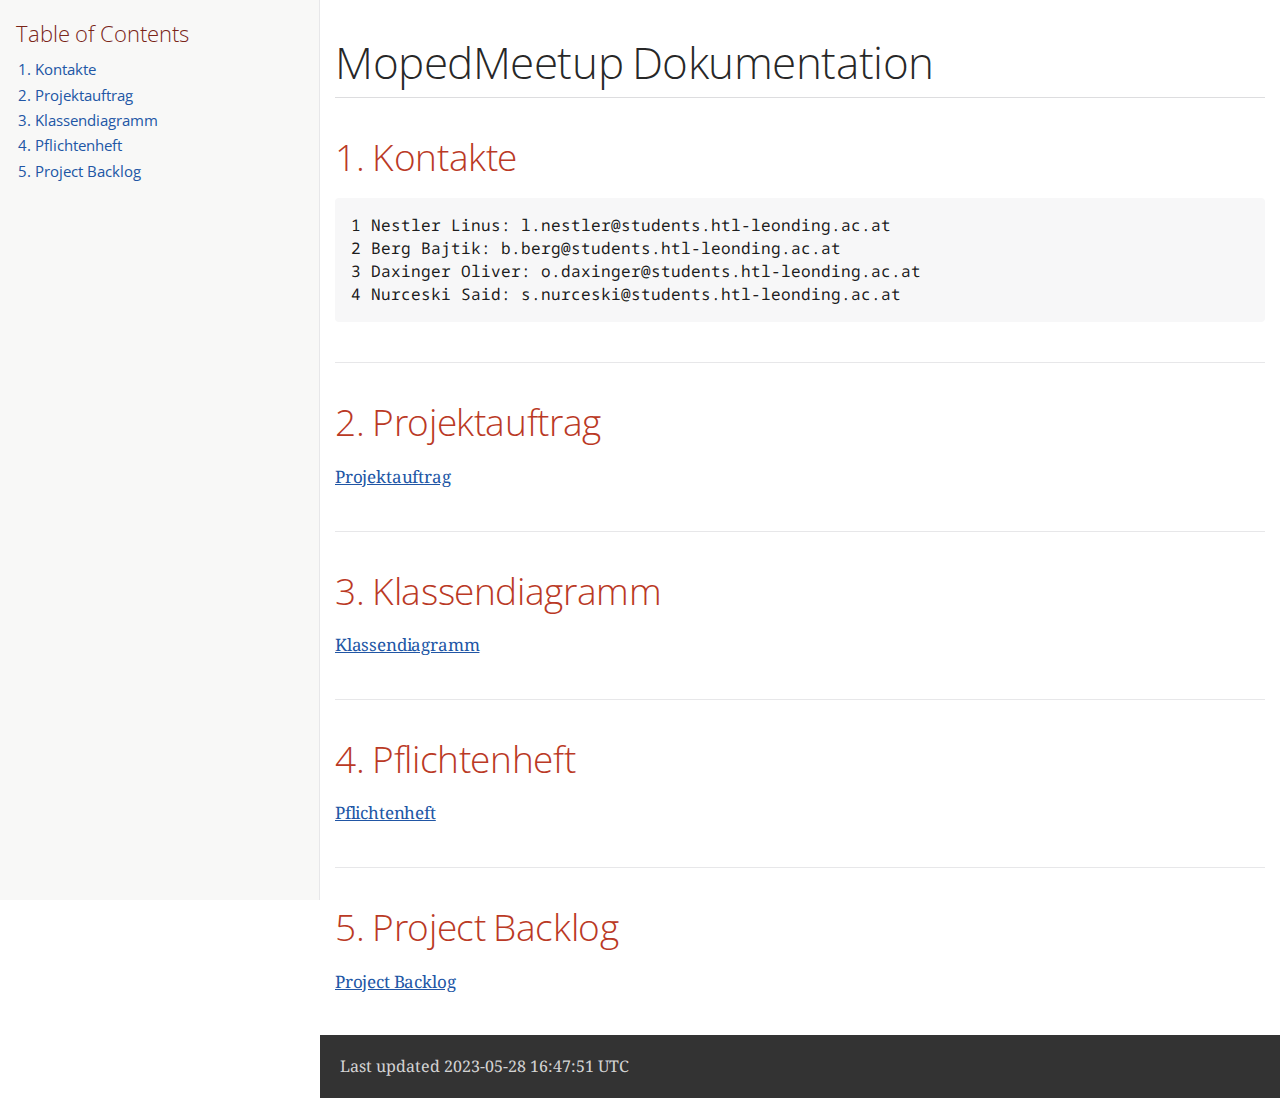
<file: index.html>
<!DOCTYPE html>
<html lang="en">
<head>
<meta charset="UTF-8">
<meta http-equiv="X-UA-Compatible" content="IE=edge">
<meta name="viewport" content="width=device-width, initial-scale=1.0">
<meta name="generator" content="Asciidoctor 2.0.20">
<link rel="icon" type="image/png" href="themes/favicon.png">
<title>MopedMeetup Dokumentation</title>
<link rel="stylesheet" href="https://fonts.googleapis.com/css?family=Open+Sans:300,300italic,400,400italic,600,600italic%7CNoto+Serif:400,400italic,700,700italic%7CDroid+Sans+Mono:400,700">
<style>
/*! Asciidoctor default stylesheet | MIT License | https://asciidoctor.org */
/* Uncomment the following line when using as a custom stylesheet */
/* @import "https://fonts.googleapis.com/css?family=Open+Sans:300,300italic,400,400italic,600,600italic%7CNoto+Serif:400,400italic,700,700italic%7CDroid+Sans+Mono:400,700"; */
html{font-family:sans-serif;-webkit-text-size-adjust:100%}
a{background:none}
a:focus{outline:thin dotted}
a:active,a:hover{outline:0}
h1{font-size:2em;margin:.67em 0}
b,strong{font-weight:bold}
abbr{font-size:.9em}
abbr[title]{cursor:help;border-bottom:1px dotted #dddddf;text-decoration:none}
dfn{font-style:italic}
hr{height:0}
mark{background:#ff0;color:#000}
code,kbd,pre,samp{font-family:monospace;font-size:1em}
pre{white-space:pre-wrap}
q{quotes:"\201C" "\201D" "\2018" "\2019"}
small{font-size:80%}
sub,sup{font-size:75%;line-height:0;position:relative;vertical-align:baseline}
sup{top:-.5em}
sub{bottom:-.25em}
img{border:0}
svg:not(:root){overflow:hidden}
figure{margin:0}
audio,video{display:inline-block}
audio:not([controls]){display:none;height:0}
fieldset{border:1px solid silver;margin:0 2px;padding:.35em .625em .75em}
legend{border:0;padding:0}
button,input,select,textarea{font-family:inherit;font-size:100%;margin:0}
button,input{line-height:normal}
button,select{text-transform:none}
button,html input[type=button],input[type=reset],input[type=submit]{-webkit-appearance:button;cursor:pointer}
button[disabled],html input[disabled]{cursor:default}
input[type=checkbox],input[type=radio]{padding:0}
button::-moz-focus-inner,input::-moz-focus-inner{border:0;padding:0}
textarea{overflow:auto;vertical-align:top}
table{border-collapse:collapse;border-spacing:0}
*,::before,::after{box-sizing:border-box}
html,body{font-size:100%}
body{background:#fff;color:rgba(0,0,0,.8);padding:0;margin:0;font-family:"Noto Serif","DejaVu Serif",serif;line-height:1;position:relative;cursor:auto;-moz-tab-size:4;-o-tab-size:4;tab-size:4;word-wrap:anywhere;-moz-osx-font-smoothing:grayscale;-webkit-font-smoothing:antialiased}
a:hover{cursor:pointer}
img,object,embed{max-width:100%;height:auto}
object,embed{height:100%}
img{-ms-interpolation-mode:bicubic}
.left{float:left!important}
.right{float:right!important}
.text-left{text-align:left!important}
.text-right{text-align:right!important}
.text-center{text-align:center!important}
.text-justify{text-align:justify!important}
.hide{display:none}
img,object,svg{display:inline-block;vertical-align:middle}
textarea{height:auto;min-height:50px}
select{width:100%}
.subheader,.admonitionblock td.content>.title,.audioblock>.title,.exampleblock>.title,.imageblock>.title,.listingblock>.title,.literalblock>.title,.stemblock>.title,.openblock>.title,.paragraph>.title,.quoteblock>.title,table.tableblock>.title,.verseblock>.title,.videoblock>.title,.dlist>.title,.olist>.title,.ulist>.title,.qlist>.title,.hdlist>.title{line-height:1.45;color:#7a2518;font-weight:400;margin-top:0;margin-bottom:.25em}
div,dl,dt,dd,ul,ol,li,h1,h2,h3,#toctitle,.sidebarblock>.content>.title,h4,h5,h6,pre,form,p,blockquote,th,td{margin:0;padding:0}
a{color:#2156a5;text-decoration:underline;line-height:inherit}
a:hover,a:focus{color:#1d4b8f}
a img{border:0}
p{line-height:1.6;margin-bottom:1.25em;text-rendering:optimizeLegibility}
p aside{font-size:.875em;line-height:1.35;font-style:italic}
h1,h2,h3,#toctitle,.sidebarblock>.content>.title,h4,h5,h6{font-family:"Open Sans","DejaVu Sans",sans-serif;font-weight:300;font-style:normal;color:#ba3925;text-rendering:optimizeLegibility;margin-top:1em;margin-bottom:.5em;line-height:1.0125em}
h1 small,h2 small,h3 small,#toctitle small,.sidebarblock>.content>.title small,h4 small,h5 small,h6 small{font-size:60%;color:#e99b8f;line-height:0}
h1{font-size:2.125em}
h2{font-size:1.6875em}
h3,#toctitle,.sidebarblock>.content>.title{font-size:1.375em}
h4,h5{font-size:1.125em}
h6{font-size:1em}
hr{border:solid #dddddf;border-width:1px 0 0;clear:both;margin:1.25em 0 1.1875em}
em,i{font-style:italic;line-height:inherit}
strong,b{font-weight:bold;line-height:inherit}
small{font-size:60%;line-height:inherit}
code{font-family:"Droid Sans Mono","DejaVu Sans Mono",monospace;font-weight:400;color:rgba(0,0,0,.9)}
ul,ol,dl{line-height:1.6;margin-bottom:1.25em;list-style-position:outside;font-family:inherit}
ul,ol{margin-left:1.5em}
ul li ul,ul li ol{margin-left:1.25em;margin-bottom:0}
ul.circle{list-style-type:circle}
ul.disc{list-style-type:disc}
ul.square{list-style-type:square}
ul.circle ul:not([class]),ul.disc ul:not([class]),ul.square ul:not([class]){list-style:inherit}
ol li ul,ol li ol{margin-left:1.25em;margin-bottom:0}
dl dt{margin-bottom:.3125em;font-weight:bold}
dl dd{margin-bottom:1.25em}
blockquote{margin:0 0 1.25em;padding:.5625em 1.25em 0 1.1875em;border-left:1px solid #ddd}
blockquote,blockquote p{line-height:1.6;color:rgba(0,0,0,.85)}
@media screen and (min-width:768px){h1,h2,h3,#toctitle,.sidebarblock>.content>.title,h4,h5,h6{line-height:1.2}
h1{font-size:2.75em}
h2{font-size:2.3125em}
h3,#toctitle,.sidebarblock>.content>.title{font-size:1.6875em}
h4{font-size:1.4375em}}
table{background:#fff;margin-bottom:1.25em;border:1px solid #dedede;word-wrap:normal}
table thead,table tfoot{background:#f7f8f7}
table thead tr th,table thead tr td,table tfoot tr th,table tfoot tr td{padding:.5em .625em .625em;font-size:inherit;color:rgba(0,0,0,.8);text-align:left}
table tr th,table tr td{padding:.5625em .625em;font-size:inherit;color:rgba(0,0,0,.8)}
table tr.even,table tr.alt{background:#f8f8f7}
table thead tr th,table tfoot tr th,table tbody tr td,table tr td,table tfoot tr td{line-height:1.6}
h1,h2,h3,#toctitle,.sidebarblock>.content>.title,h4,h5,h6{line-height:1.2;word-spacing:-.05em}
h1 strong,h2 strong,h3 strong,#toctitle strong,.sidebarblock>.content>.title strong,h4 strong,h5 strong,h6 strong{font-weight:400}
.center{margin-left:auto;margin-right:auto}
.stretch{width:100%}
.clearfix::before,.clearfix::after,.float-group::before,.float-group::after{content:" ";display:table}
.clearfix::after,.float-group::after{clear:both}
:not(pre).nobreak{word-wrap:normal}
:not(pre).nowrap{white-space:nowrap}
:not(pre).pre-wrap{white-space:pre-wrap}
:not(pre):not([class^=L])>code{font-size:.9375em;font-style:normal!important;letter-spacing:0;padding:.1em .5ex;word-spacing:-.15em;background:#f7f7f8;border-radius:4px;line-height:1.45;text-rendering:optimizeSpeed}
pre{color:rgba(0,0,0,.9);font-family:"Droid Sans Mono","DejaVu Sans Mono",monospace;line-height:1.45;text-rendering:optimizeSpeed}
pre code,pre pre{color:inherit;font-size:inherit;line-height:inherit}
pre>code{display:block}
pre.nowrap,pre.nowrap pre{white-space:pre;word-wrap:normal}
em em{font-style:normal}
strong strong{font-weight:400}
.keyseq{color:rgba(51,51,51,.8)}
kbd{font-family:"Droid Sans Mono","DejaVu Sans Mono",monospace;display:inline-block;color:rgba(0,0,0,.8);font-size:.65em;line-height:1.45;background:#f7f7f7;border:1px solid #ccc;border-radius:3px;box-shadow:0 1px 0 rgba(0,0,0,.2),inset 0 0 0 .1em #fff;margin:0 .15em;padding:.2em .5em;vertical-align:middle;position:relative;top:-.1em;white-space:nowrap}
.keyseq kbd:first-child{margin-left:0}
.keyseq kbd:last-child{margin-right:0}
.menuseq,.menuref{color:#000}
.menuseq b:not(.caret),.menuref{font-weight:inherit}
.menuseq{word-spacing:-.02em}
.menuseq b.caret{font-size:1.25em;line-height:.8}
.menuseq i.caret{font-weight:bold;text-align:center;width:.45em}
b.button::before,b.button::after{position:relative;top:-1px;font-weight:400}
b.button::before{content:"[";padding:0 3px 0 2px}
b.button::after{content:"]";padding:0 2px 0 3px}
p a>code:hover{color:rgba(0,0,0,.9)}
#header,#content,#footnotes,#footer{width:100%;margin:0 auto;max-width:62.5em;*zoom:1;position:relative;padding-left:.9375em;padding-right:.9375em}
#header::before,#header::after,#content::before,#content::after,#footnotes::before,#footnotes::after,#footer::before,#footer::after{content:" ";display:table}
#header::after,#content::after,#footnotes::after,#footer::after{clear:both}
#content{margin-top:1.25em}
#content::before{content:none}
#header>h1:first-child{color:rgba(0,0,0,.85);margin-top:2.25rem;margin-bottom:0}
#header>h1:first-child+#toc{margin-top:8px;border-top:1px solid #dddddf}
#header>h1:only-child,body.toc2 #header>h1:nth-last-child(2){border-bottom:1px solid #dddddf;padding-bottom:8px}
#header .details{border-bottom:1px solid #dddddf;line-height:1.45;padding-top:.25em;padding-bottom:.25em;padding-left:.25em;color:rgba(0,0,0,.6);display:flex;flex-flow:row wrap}
#header .details span:first-child{margin-left:-.125em}
#header .details span.email a{color:rgba(0,0,0,.85)}
#header .details br{display:none}
#header .details br+span::before{content:"\00a0\2013\00a0"}
#header .details br+span.author::before{content:"\00a0\22c5\00a0";color:rgba(0,0,0,.85)}
#header .details br+span#revremark::before{content:"\00a0|\00a0"}
#header #revnumber{text-transform:capitalize}
#header #revnumber::after{content:"\00a0"}
#content>h1:first-child:not([class]){color:rgba(0,0,0,.85);border-bottom:1px solid #dddddf;padding-bottom:8px;margin-top:0;padding-top:1rem;margin-bottom:1.25rem}
#toc{border-bottom:1px solid #e7e7e9;padding-bottom:.5em}
#toc>ul{margin-left:.125em}
#toc ul.sectlevel0>li>a{font-style:italic}
#toc ul.sectlevel0 ul.sectlevel1{margin:.5em 0}
#toc ul{font-family:"Open Sans","DejaVu Sans",sans-serif;list-style-type:none}
#toc li{line-height:1.3334;margin-top:.3334em}
#toc a{text-decoration:none}
#toc a:active{text-decoration:underline}
#toctitle{color:#7a2518;font-size:1.2em}
@media screen and (min-width:768px){#toctitle{font-size:1.375em}
body.toc2{padding-left:15em;padding-right:0}
#toc.toc2{margin-top:0!important;background:#f8f8f7;position:fixed;width:15em;left:0;top:0;border-right:1px solid #e7e7e9;border-top-width:0!important;border-bottom-width:0!important;z-index:1000;padding:1.25em 1em;height:100%;overflow:auto}
#toc.toc2 #toctitle{margin-top:0;margin-bottom:.8rem;font-size:1.2em}
#toc.toc2>ul{font-size:.9em;margin-bottom:0}
#toc.toc2 ul ul{margin-left:0;padding-left:1em}
#toc.toc2 ul.sectlevel0 ul.sectlevel1{padding-left:0;margin-top:.5em;margin-bottom:.5em}
body.toc2.toc-right{padding-left:0;padding-right:15em}
body.toc2.toc-right #toc.toc2{border-right-width:0;border-left:1px solid #e7e7e9;left:auto;right:0}}
@media screen and (min-width:1280px){body.toc2{padding-left:20em;padding-right:0}
#toc.toc2{width:20em}
#toc.toc2 #toctitle{font-size:1.375em}
#toc.toc2>ul{font-size:.95em}
#toc.toc2 ul ul{padding-left:1.25em}
body.toc2.toc-right{padding-left:0;padding-right:20em}}
#content #toc{border:1px solid #e0e0dc;margin-bottom:1.25em;padding:1.25em;background:#f8f8f7;border-radius:4px}
#content #toc>:first-child{margin-top:0}
#content #toc>:last-child{margin-bottom:0}
#footer{max-width:none;background:rgba(0,0,0,.8);padding:1.25em}
#footer-text{color:hsla(0,0%,100%,.8);line-height:1.44}
#content{margin-bottom:.625em}
.sect1{padding-bottom:.625em}
@media screen and (min-width:768px){#content{margin-bottom:1.25em}
.sect1{padding-bottom:1.25em}}
.sect1:last-child{padding-bottom:0}
.sect1+.sect1{border-top:1px solid #e7e7e9}
#content h1>a.anchor,h2>a.anchor,h3>a.anchor,#toctitle>a.anchor,.sidebarblock>.content>.title>a.anchor,h4>a.anchor,h5>a.anchor,h6>a.anchor{position:absolute;z-index:1001;width:1.5ex;margin-left:-1.5ex;display:block;text-decoration:none!important;visibility:hidden;text-align:center;font-weight:400}
#content h1>a.anchor::before,h2>a.anchor::before,h3>a.anchor::before,#toctitle>a.anchor::before,.sidebarblock>.content>.title>a.anchor::before,h4>a.anchor::before,h5>a.anchor::before,h6>a.anchor::before{content:"\00A7";font-size:.85em;display:block;padding-top:.1em}
#content h1:hover>a.anchor,#content h1>a.anchor:hover,h2:hover>a.anchor,h2>a.anchor:hover,h3:hover>a.anchor,#toctitle:hover>a.anchor,.sidebarblock>.content>.title:hover>a.anchor,h3>a.anchor:hover,#toctitle>a.anchor:hover,.sidebarblock>.content>.title>a.anchor:hover,h4:hover>a.anchor,h4>a.anchor:hover,h5:hover>a.anchor,h5>a.anchor:hover,h6:hover>a.anchor,h6>a.anchor:hover{visibility:visible}
#content h1>a.link,h2>a.link,h3>a.link,#toctitle>a.link,.sidebarblock>.content>.title>a.link,h4>a.link,h5>a.link,h6>a.link{color:#ba3925;text-decoration:none}
#content h1>a.link:hover,h2>a.link:hover,h3>a.link:hover,#toctitle>a.link:hover,.sidebarblock>.content>.title>a.link:hover,h4>a.link:hover,h5>a.link:hover,h6>a.link:hover{color:#a53221}
details,.audioblock,.imageblock,.literalblock,.listingblock,.stemblock,.videoblock{margin-bottom:1.25em}
details{margin-left:1.25rem}
details>summary{cursor:pointer;display:block;position:relative;line-height:1.6;margin-bottom:.625rem;outline:none;-webkit-tap-highlight-color:transparent}
details>summary::-webkit-details-marker{display:none}
details>summary::before{content:"";border:solid transparent;border-left:solid;border-width:.3em 0 .3em .5em;position:absolute;top:.5em;left:-1.25rem;transform:translateX(15%)}
details[open]>summary::before{border:solid transparent;border-top:solid;border-width:.5em .3em 0;transform:translateY(15%)}
details>summary::after{content:"";width:1.25rem;height:1em;position:absolute;top:.3em;left:-1.25rem}
.admonitionblock td.content>.title,.audioblock>.title,.exampleblock>.title,.imageblock>.title,.listingblock>.title,.literalblock>.title,.stemblock>.title,.openblock>.title,.paragraph>.title,.quoteblock>.title,table.tableblock>.title,.verseblock>.title,.videoblock>.title,.dlist>.title,.olist>.title,.ulist>.title,.qlist>.title,.hdlist>.title{text-rendering:optimizeLegibility;text-align:left;font-family:"Noto Serif","DejaVu Serif",serif;font-size:1rem;font-style:italic}
table.tableblock.fit-content>caption.title{white-space:nowrap;width:0}
.paragraph.lead>p,#preamble>.sectionbody>[class=paragraph]:first-of-type p{font-size:1.21875em;line-height:1.6;color:rgba(0,0,0,.85)}
.admonitionblock>table{border-collapse:separate;border:0;background:none;width:100%}
.admonitionblock>table td.icon{text-align:center;width:80px}
.admonitionblock>table td.icon img{max-width:none}
.admonitionblock>table td.icon .title{font-weight:bold;font-family:"Open Sans","DejaVu Sans",sans-serif;text-transform:uppercase}
.admonitionblock>table td.content{padding-left:1.125em;padding-right:1.25em;border-left:1px solid #dddddf;color:rgba(0,0,0,.6);word-wrap:anywhere}
.admonitionblock>table td.content>:last-child>:last-child{margin-bottom:0}
.exampleblock>.content{border:1px solid #e6e6e6;margin-bottom:1.25em;padding:1.25em;background:#fff;border-radius:4px}
.sidebarblock{border:1px solid #dbdbd6;margin-bottom:1.25em;padding:1.25em;background:#f3f3f2;border-radius:4px}
.sidebarblock>.content>.title{color:#7a2518;margin-top:0;text-align:center}
.exampleblock>.content>:first-child,.sidebarblock>.content>:first-child{margin-top:0}
.exampleblock>.content>:last-child,.exampleblock>.content>:last-child>:last-child,.exampleblock>.content .olist>ol>li:last-child>:last-child,.exampleblock>.content .ulist>ul>li:last-child>:last-child,.exampleblock>.content .qlist>ol>li:last-child>:last-child,.sidebarblock>.content>:last-child,.sidebarblock>.content>:last-child>:last-child,.sidebarblock>.content .olist>ol>li:last-child>:last-child,.sidebarblock>.content .ulist>ul>li:last-child>:last-child,.sidebarblock>.content .qlist>ol>li:last-child>:last-child{margin-bottom:0}
.literalblock pre,.listingblock>.content>pre{border-radius:4px;overflow-x:auto;padding:1em;font-size:.8125em}
@media screen and (min-width:768px){.literalblock pre,.listingblock>.content>pre{font-size:.90625em}}
@media screen and (min-width:1280px){.literalblock pre,.listingblock>.content>pre{font-size:1em}}
.literalblock pre,.listingblock>.content>pre:not(.highlight),.listingblock>.content>pre[class=highlight],.listingblock>.content>pre[class^="highlight "]{background:#f7f7f8}
.literalblock.output pre{color:#f7f7f8;background:rgba(0,0,0,.9)}
.listingblock>.content{position:relative}
.listingblock code[data-lang]::before{display:none;content:attr(data-lang);position:absolute;font-size:.75em;top:.425rem;right:.5rem;line-height:1;text-transform:uppercase;color:inherit;opacity:.5}
.listingblock:hover code[data-lang]::before{display:block}
.listingblock.terminal pre .command::before{content:attr(data-prompt);padding-right:.5em;color:inherit;opacity:.5}
.listingblock.terminal pre .command:not([data-prompt])::before{content:"$"}
.listingblock pre.highlightjs{padding:0}
.listingblock pre.highlightjs>code{padding:1em;border-radius:4px}
.listingblock pre.prettyprint{border-width:0}
.prettyprint{background:#f7f7f8}
pre.prettyprint .linenums{line-height:1.45;margin-left:2em}
pre.prettyprint li{background:none;list-style-type:inherit;padding-left:0}
pre.prettyprint li code[data-lang]::before{opacity:1}
pre.prettyprint li:not(:first-child) code[data-lang]::before{display:none}
table.linenotable{border-collapse:separate;border:0;margin-bottom:0;background:none}
table.linenotable td[class]{color:inherit;vertical-align:top;padding:0;line-height:inherit;white-space:normal}
table.linenotable td.code{padding-left:.75em}
table.linenotable td.linenos,pre.pygments .linenos{border-right:1px solid;opacity:.35;padding-right:.5em;-webkit-user-select:none;-moz-user-select:none;-ms-user-select:none;user-select:none}
pre.pygments span.linenos{display:inline-block;margin-right:.75em}
.quoteblock{margin:0 1em 1.25em 1.5em;display:table}
.quoteblock:not(.excerpt)>.title{margin-left:-1.5em;margin-bottom:.75em}
.quoteblock blockquote,.quoteblock p{color:rgba(0,0,0,.85);font-size:1.15rem;line-height:1.75;word-spacing:.1em;letter-spacing:0;font-style:italic;text-align:justify}
.quoteblock blockquote{margin:0;padding:0;border:0}
.quoteblock blockquote::before{content:"\201c";float:left;font-size:2.75em;font-weight:bold;line-height:.6em;margin-left:-.6em;color:#7a2518;text-shadow:0 1px 2px rgba(0,0,0,.1)}
.quoteblock blockquote>.paragraph:last-child p{margin-bottom:0}
.quoteblock .attribution{margin-top:.75em;margin-right:.5ex;text-align:right}
.verseblock{margin:0 1em 1.25em}
.verseblock pre{font-family:"Open Sans","DejaVu Sans",sans-serif;font-size:1.15rem;color:rgba(0,0,0,.85);font-weight:300;text-rendering:optimizeLegibility}
.verseblock pre strong{font-weight:400}
.verseblock .attribution{margin-top:1.25rem;margin-left:.5ex}
.quoteblock .attribution,.verseblock .attribution{font-size:.9375em;line-height:1.45;font-style:italic}
.quoteblock .attribution br,.verseblock .attribution br{display:none}
.quoteblock .attribution cite,.verseblock .attribution cite{display:block;letter-spacing:-.025em;color:rgba(0,0,0,.6)}
.quoteblock.abstract blockquote::before,.quoteblock.excerpt blockquote::before,.quoteblock .quoteblock blockquote::before{display:none}
.quoteblock.abstract blockquote,.quoteblock.abstract p,.quoteblock.excerpt blockquote,.quoteblock.excerpt p,.quoteblock .quoteblock blockquote,.quoteblock .quoteblock p{line-height:1.6;word-spacing:0}
.quoteblock.abstract{margin:0 1em 1.25em;display:block}
.quoteblock.abstract>.title{margin:0 0 .375em;font-size:1.15em;text-align:center}
.quoteblock.excerpt>blockquote,.quoteblock .quoteblock{padding:0 0 .25em 1em;border-left:.25em solid #dddddf}
.quoteblock.excerpt,.quoteblock .quoteblock{margin-left:0}
.quoteblock.excerpt blockquote,.quoteblock.excerpt p,.quoteblock .quoteblock blockquote,.quoteblock .quoteblock p{color:inherit;font-size:1.0625rem}
.quoteblock.excerpt .attribution,.quoteblock .quoteblock .attribution{color:inherit;font-size:.85rem;text-align:left;margin-right:0}
p.tableblock:last-child{margin-bottom:0}
td.tableblock>.content{margin-bottom:1.25em;word-wrap:anywhere}
td.tableblock>.content>:last-child{margin-bottom:-1.25em}
table.tableblock,th.tableblock,td.tableblock{border:0 solid #dedede}
table.grid-all>*>tr>*{border-width:1px}
table.grid-cols>*>tr>*{border-width:0 1px}
table.grid-rows>*>tr>*{border-width:1px 0}
table.frame-all{border-width:1px}
table.frame-ends{border-width:1px 0}
table.frame-sides{border-width:0 1px}
table.frame-none>colgroup+*>:first-child>*,table.frame-sides>colgroup+*>:first-child>*{border-top-width:0}
table.frame-none>:last-child>:last-child>*,table.frame-sides>:last-child>:last-child>*{border-bottom-width:0}
table.frame-none>*>tr>:first-child,table.frame-ends>*>tr>:first-child{border-left-width:0}
table.frame-none>*>tr>:last-child,table.frame-ends>*>tr>:last-child{border-right-width:0}
table.stripes-all>*>tr,table.stripes-odd>*>tr:nth-of-type(odd),table.stripes-even>*>tr:nth-of-type(even),table.stripes-hover>*>tr:hover{background:#f8f8f7}
th.halign-left,td.halign-left{text-align:left}
th.halign-right,td.halign-right{text-align:right}
th.halign-center,td.halign-center{text-align:center}
th.valign-top,td.valign-top{vertical-align:top}
th.valign-bottom,td.valign-bottom{vertical-align:bottom}
th.valign-middle,td.valign-middle{vertical-align:middle}
table thead th,table tfoot th{font-weight:bold}
tbody tr th{background:#f7f8f7}
tbody tr th,tbody tr th p,tfoot tr th,tfoot tr th p{color:rgba(0,0,0,.8);font-weight:bold}
p.tableblock>code:only-child{background:none;padding:0}
p.tableblock{font-size:1em}
ol{margin-left:1.75em}
ul li ol{margin-left:1.5em}
dl dd{margin-left:1.125em}
dl dd:last-child,dl dd:last-child>:last-child{margin-bottom:0}
li p,ul dd,ol dd,.olist .olist,.ulist .ulist,.ulist .olist,.olist .ulist{margin-bottom:.625em}
ul.checklist,ul.none,ol.none,ul.no-bullet,ol.no-bullet,ol.unnumbered,ul.unstyled,ol.unstyled{list-style-type:none}
ul.no-bullet,ol.no-bullet,ol.unnumbered{margin-left:.625em}
ul.unstyled,ol.unstyled{margin-left:0}
li>p:empty:only-child::before{content:"";display:inline-block}
ul.checklist>li>p:first-child{margin-left:-1em}
ul.checklist>li>p:first-child>.fa-square-o:first-child,ul.checklist>li>p:first-child>.fa-check-square-o:first-child{width:1.25em;font-size:.8em;position:relative;bottom:.125em}
ul.checklist>li>p:first-child>input[type=checkbox]:first-child{margin-right:.25em}
ul.inline{display:flex;flex-flow:row wrap;list-style:none;margin:0 0 .625em -1.25em}
ul.inline>li{margin-left:1.25em}
.unstyled dl dt{font-weight:400;font-style:normal}
ol.arabic{list-style-type:decimal}
ol.decimal{list-style-type:decimal-leading-zero}
ol.loweralpha{list-style-type:lower-alpha}
ol.upperalpha{list-style-type:upper-alpha}
ol.lowerroman{list-style-type:lower-roman}
ol.upperroman{list-style-type:upper-roman}
ol.lowergreek{list-style-type:lower-greek}
.hdlist>table,.colist>table{border:0;background:none}
.hdlist>table>tbody>tr,.colist>table>tbody>tr{background:none}
td.hdlist1,td.hdlist2{vertical-align:top;padding:0 .625em}
td.hdlist1{font-weight:bold;padding-bottom:1.25em}
td.hdlist2{word-wrap:anywhere}
.literalblock+.colist,.listingblock+.colist{margin-top:-.5em}
.colist td:not([class]):first-child{padding:.4em .75em 0;line-height:1;vertical-align:top}
.colist td:not([class]):first-child img{max-width:none}
.colist td:not([class]):last-child{padding:.25em 0}
.thumb,.th{line-height:0;display:inline-block;border:4px solid #fff;box-shadow:0 0 0 1px #ddd}
.imageblock.left{margin:.25em .625em 1.25em 0}
.imageblock.right{margin:.25em 0 1.25em .625em}
.imageblock>.title{margin-bottom:0}
.imageblock.thumb,.imageblock.th{border-width:6px}
.imageblock.thumb>.title,.imageblock.th>.title{padding:0 .125em}
.image.left,.image.right{margin-top:.25em;margin-bottom:.25em;display:inline-block;line-height:0}
.image.left{margin-right:.625em}
.image.right{margin-left:.625em}
a.image{text-decoration:none;display:inline-block}
a.image object{pointer-events:none}
sup.footnote,sup.footnoteref{font-size:.875em;position:static;vertical-align:super}
sup.footnote a,sup.footnoteref a{text-decoration:none}
sup.footnote a:active,sup.footnoteref a:active{text-decoration:underline}
#footnotes{padding-top:.75em;padding-bottom:.75em;margin-bottom:.625em}
#footnotes hr{width:20%;min-width:6.25em;margin:-.25em 0 .75em;border-width:1px 0 0}
#footnotes .footnote{padding:0 .375em 0 .225em;line-height:1.3334;font-size:.875em;margin-left:1.2em;margin-bottom:.2em}
#footnotes .footnote a:first-of-type{font-weight:bold;text-decoration:none;margin-left:-1.05em}
#footnotes .footnote:last-of-type{margin-bottom:0}
#content #footnotes{margin-top:-.625em;margin-bottom:0;padding:.75em 0}
div.unbreakable{page-break-inside:avoid}
.big{font-size:larger}
.small{font-size:smaller}
.underline{text-decoration:underline}
.overline{text-decoration:overline}
.line-through{text-decoration:line-through}
.aqua{color:#00bfbf}
.aqua-background{background:#00fafa}
.black{color:#000}
.black-background{background:#000}
.blue{color:#0000bf}
.blue-background{background:#0000fa}
.fuchsia{color:#bf00bf}
.fuchsia-background{background:#fa00fa}
.gray{color:#606060}
.gray-background{background:#7d7d7d}
.green{color:#006000}
.green-background{background:#007d00}
.lime{color:#00bf00}
.lime-background{background:#00fa00}
.maroon{color:#600000}
.maroon-background{background:#7d0000}
.navy{color:#000060}
.navy-background{background:#00007d}
.olive{color:#606000}
.olive-background{background:#7d7d00}
.purple{color:#600060}
.purple-background{background:#7d007d}
.red{color:#bf0000}
.red-background{background:#fa0000}
.silver{color:#909090}
.silver-background{background:#bcbcbc}
.teal{color:#006060}
.teal-background{background:#007d7d}
.white{color:#bfbfbf}
.white-background{background:#fafafa}
.yellow{color:#bfbf00}
.yellow-background{background:#fafa00}
span.icon>.fa{cursor:default}
a span.icon>.fa{cursor:inherit}
.admonitionblock td.icon [class^="fa icon-"]{font-size:2.5em;text-shadow:1px 1px 2px rgba(0,0,0,.5);cursor:default}
.admonitionblock td.icon .icon-note::before{content:"\f05a";color:#19407c}
.admonitionblock td.icon .icon-tip::before{content:"\f0eb";text-shadow:1px 1px 2px rgba(155,155,0,.8);color:#111}
.admonitionblock td.icon .icon-warning::before{content:"\f071";color:#bf6900}
.admonitionblock td.icon .icon-caution::before{content:"\f06d";color:#bf3400}
.admonitionblock td.icon .icon-important::before{content:"\f06a";color:#bf0000}
.conum[data-value]{display:inline-block;color:#fff!important;background:rgba(0,0,0,.8);border-radius:50%;text-align:center;font-size:.75em;width:1.67em;height:1.67em;line-height:1.67em;font-family:"Open Sans","DejaVu Sans",sans-serif;font-style:normal;font-weight:bold}
.conum[data-value] *{color:#fff!important}
.conum[data-value]+b{display:none}
.conum[data-value]::after{content:attr(data-value)}
pre .conum[data-value]{position:relative;top:-.125em}
b.conum *{color:inherit!important}
.conum:not([data-value]):empty{display:none}
dt,th.tableblock,td.content,div.footnote{text-rendering:optimizeLegibility}
h1,h2,p,td.content,span.alt,summary{letter-spacing:-.01em}
p strong,td.content strong,div.footnote strong{letter-spacing:-.005em}
p,blockquote,dt,td.content,td.hdlist1,span.alt,summary{font-size:1.0625rem}
p{margin-bottom:1.25rem}
.sidebarblock p,.sidebarblock dt,.sidebarblock td.content,p.tableblock{font-size:1em}
.exampleblock>.content{background:#fffef7;border-color:#e0e0dc;box-shadow:0 1px 4px #e0e0dc}
.print-only{display:none!important}
@page{margin:1.25cm .75cm}
@media print{*{box-shadow:none!important;text-shadow:none!important}
html{font-size:80%}
a{color:inherit!important;text-decoration:underline!important}
a.bare,a[href^="#"],a[href^="mailto:"]{text-decoration:none!important}
a[href^="http:"]:not(.bare)::after,a[href^="https:"]:not(.bare)::after{content:"(" attr(href) ")";display:inline-block;font-size:.875em;padding-left:.25em}
abbr[title]{border-bottom:1px dotted}
abbr[title]::after{content:" (" attr(title) ")"}
pre,blockquote,tr,img,object,svg{page-break-inside:avoid}
thead{display:table-header-group}
svg{max-width:100%}
p,blockquote,dt,td.content{font-size:1em;orphans:3;widows:3}
h2,h3,#toctitle,.sidebarblock>.content>.title{page-break-after:avoid}
#header,#content,#footnotes,#footer{max-width:none}
#toc,.sidebarblock,.exampleblock>.content{background:none!important}
#toc{border-bottom:1px solid #dddddf!important;padding-bottom:0!important}
body.book #header{text-align:center}
body.book #header>h1:first-child{border:0!important;margin:2.5em 0 1em}
body.book #header .details{border:0!important;display:block;padding:0!important}
body.book #header .details span:first-child{margin-left:0!important}
body.book #header .details br{display:block}
body.book #header .details br+span::before{content:none!important}
body.book #toc{border:0!important;text-align:left!important;padding:0!important;margin:0!important}
body.book #toc,body.book #preamble,body.book h1.sect0,body.book .sect1>h2{page-break-before:always}
.listingblock code[data-lang]::before{display:block}
#footer{padding:0 .9375em}
.hide-on-print{display:none!important}
.print-only{display:block!important}
.hide-for-print{display:none!important}
.show-for-print{display:inherit!important}}
@media amzn-kf8,print{#header>h1:first-child{margin-top:1.25rem}
.sect1{padding:0!important}
.sect1+.sect1{border:0}
#footer{background:none}
#footer-text{color:rgba(0,0,0,.6);font-size:.9em}}
@media amzn-kf8{#header,#content,#footnotes,#footer{padding:0}}
</style>
<link rel="stylesheet" href="https://cdnjs.cloudflare.com/ajax/libs/font-awesome/4.7.0/css/font-awesome.min.css">
</head>
<body class="article toc2 toc-left">
<div id="header">
<h1>MopedMeetup Dokumentation</h1>
<div id="toc" class="toc2">
<div id="toctitle">Table of Contents</div>
<ul class="sectlevel1">
<li><a href="#_kontakte">1. Kontakte</a></li>
<li><a href="#_projektauftrag">2. Projektauftrag</a></li>
<li><a href="#_klassendiagramm">3. Klassendiagramm</a></li>
<li><a href="#_pflichtenheft">4. Pflichtenheft</a></li>
<li><a href="#_project_backlog">5. Project Backlog</a></li>
</ul>
</div>
</div>
<div id="content">
<div class="sect1">
<h2 id="_kontakte"><a class="anchor" href="#_kontakte"></a>1. Kontakte</h2>
<div class="sectionbody">
<div class="literalblock">
<div class="content">
<pre>1 Nestler Linus: l.nestler@students.htl-leonding.ac.at
2 Berg Bajtik: b.berg@students.htl-leonding.ac.at
3 Daxinger Oliver: o.daxinger@students.htl-leonding.ac.at
4 Nurceski Said: s.nurceski@students.htl-leonding.ac.at</pre>
</div>
</div>
</div>
</div>
<div class="sect1">
<h2 id="_projektauftrag"><a class="anchor" href="#_projektauftrag"></a>2. Projektauftrag</h2>
<div class="sectionbody">
<div class="paragraph">
<p><a href="https://2223-3bhif-syp.github.io/02-projekte-mopedmeetup/Projektauftrag">Projektauftrag</a></p>
</div>
</div>
</div>
<div class="sect1">
<h2 id="_klassendiagramm"><a class="anchor" href="#_klassendiagramm"></a>3. Klassendiagramm</h2>
<div class="sectionbody">
<div class="paragraph">
<p><a href="https://2223-3bhif-syp.github.io/02-projekte-mopedmeetup/Klassendiagramm">Klassendiagramm</a></p>
</div>
</div>
</div>
<div class="sect1">
<h2 id="_pflichtenheft"><a class="anchor" href="#_pflichtenheft"></a>4. Pflichtenheft</h2>
<div class="sectionbody">
<div class="paragraph">
<p><a href="https://2223-3bhif-syp.github.io/02-projekte-mopedmeetup/Pflichtenheft">Pflichtenheft</a></p>
</div>
</div>
</div>
<div class="sect1">
<h2 id="_project_backlog"><a class="anchor" href="#_project_backlog"></a>5. Project Backlog</h2>
<div class="sectionbody">
<div class="paragraph">
<p><a href="https://vm81.htl-leonding.ac.at/projects/32b82658-1098-4f00-87c4-6e19a2d1bd3b">Project Backlog</a></p>
</div>
</div>
</div>
</div>
<div id="footer">
<div id="footer-text">
Last updated 2023-05-28 16:47:51 UTC
</div>
</div>
</body>
</html>
</file>
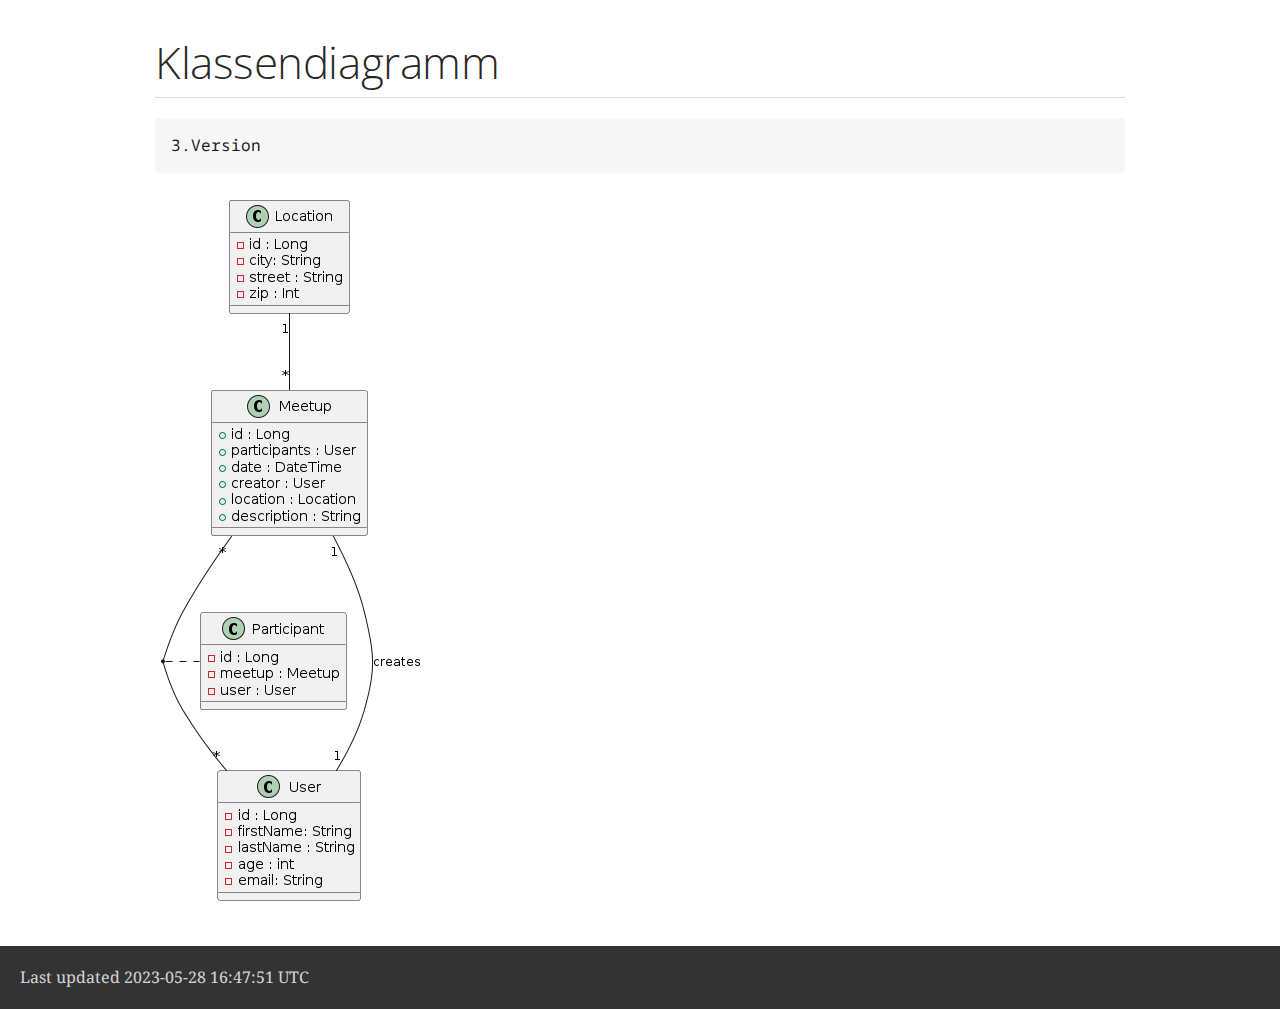
<file: Klassendiagramm.html>
<!DOCTYPE html>
<html lang="en">
<head>
<meta charset="UTF-8">
<meta http-equiv="X-UA-Compatible" content="IE=edge">
<meta name="viewport" content="width=device-width, initial-scale=1.0">
<meta name="generator" content="Asciidoctor 2.0.20">
<link rel="icon" type="image/png" href="themes/favicon.png">
<title>Klassendiagramm</title>
<link rel="stylesheet" href="https://fonts.googleapis.com/css?family=Open+Sans:300,300italic,400,400italic,600,600italic%7CNoto+Serif:400,400italic,700,700italic%7CDroid+Sans+Mono:400,700">
<style>
/*! Asciidoctor default stylesheet | MIT License | https://asciidoctor.org */
/* Uncomment the following line when using as a custom stylesheet */
/* @import "https://fonts.googleapis.com/css?family=Open+Sans:300,300italic,400,400italic,600,600italic%7CNoto+Serif:400,400italic,700,700italic%7CDroid+Sans+Mono:400,700"; */
html{font-family:sans-serif;-webkit-text-size-adjust:100%}
a{background:none}
a:focus{outline:thin dotted}
a:active,a:hover{outline:0}
h1{font-size:2em;margin:.67em 0}
b,strong{font-weight:bold}
abbr{font-size:.9em}
abbr[title]{cursor:help;border-bottom:1px dotted #dddddf;text-decoration:none}
dfn{font-style:italic}
hr{height:0}
mark{background:#ff0;color:#000}
code,kbd,pre,samp{font-family:monospace;font-size:1em}
pre{white-space:pre-wrap}
q{quotes:"\201C" "\201D" "\2018" "\2019"}
small{font-size:80%}
sub,sup{font-size:75%;line-height:0;position:relative;vertical-align:baseline}
sup{top:-.5em}
sub{bottom:-.25em}
img{border:0}
svg:not(:root){overflow:hidden}
figure{margin:0}
audio,video{display:inline-block}
audio:not([controls]){display:none;height:0}
fieldset{border:1px solid silver;margin:0 2px;padding:.35em .625em .75em}
legend{border:0;padding:0}
button,input,select,textarea{font-family:inherit;font-size:100%;margin:0}
button,input{line-height:normal}
button,select{text-transform:none}
button,html input[type=button],input[type=reset],input[type=submit]{-webkit-appearance:button;cursor:pointer}
button[disabled],html input[disabled]{cursor:default}
input[type=checkbox],input[type=radio]{padding:0}
button::-moz-focus-inner,input::-moz-focus-inner{border:0;padding:0}
textarea{overflow:auto;vertical-align:top}
table{border-collapse:collapse;border-spacing:0}
*,::before,::after{box-sizing:border-box}
html,body{font-size:100%}
body{background:#fff;color:rgba(0,0,0,.8);padding:0;margin:0;font-family:"Noto Serif","DejaVu Serif",serif;line-height:1;position:relative;cursor:auto;-moz-tab-size:4;-o-tab-size:4;tab-size:4;word-wrap:anywhere;-moz-osx-font-smoothing:grayscale;-webkit-font-smoothing:antialiased}
a:hover{cursor:pointer}
img,object,embed{max-width:100%;height:auto}
object,embed{height:100%}
img{-ms-interpolation-mode:bicubic}
.left{float:left!important}
.right{float:right!important}
.text-left{text-align:left!important}
.text-right{text-align:right!important}
.text-center{text-align:center!important}
.text-justify{text-align:justify!important}
.hide{display:none}
img,object,svg{display:inline-block;vertical-align:middle}
textarea{height:auto;min-height:50px}
select{width:100%}
.subheader,.admonitionblock td.content>.title,.audioblock>.title,.exampleblock>.title,.imageblock>.title,.listingblock>.title,.literalblock>.title,.stemblock>.title,.openblock>.title,.paragraph>.title,.quoteblock>.title,table.tableblock>.title,.verseblock>.title,.videoblock>.title,.dlist>.title,.olist>.title,.ulist>.title,.qlist>.title,.hdlist>.title{line-height:1.45;color:#7a2518;font-weight:400;margin-top:0;margin-bottom:.25em}
div,dl,dt,dd,ul,ol,li,h1,h2,h3,#toctitle,.sidebarblock>.content>.title,h4,h5,h6,pre,form,p,blockquote,th,td{margin:0;padding:0}
a{color:#2156a5;text-decoration:underline;line-height:inherit}
a:hover,a:focus{color:#1d4b8f}
a img{border:0}
p{line-height:1.6;margin-bottom:1.25em;text-rendering:optimizeLegibility}
p aside{font-size:.875em;line-height:1.35;font-style:italic}
h1,h2,h3,#toctitle,.sidebarblock>.content>.title,h4,h5,h6{font-family:"Open Sans","DejaVu Sans",sans-serif;font-weight:300;font-style:normal;color:#ba3925;text-rendering:optimizeLegibility;margin-top:1em;margin-bottom:.5em;line-height:1.0125em}
h1 small,h2 small,h3 small,#toctitle small,.sidebarblock>.content>.title small,h4 small,h5 small,h6 small{font-size:60%;color:#e99b8f;line-height:0}
h1{font-size:2.125em}
h2{font-size:1.6875em}
h3,#toctitle,.sidebarblock>.content>.title{font-size:1.375em}
h4,h5{font-size:1.125em}
h6{font-size:1em}
hr{border:solid #dddddf;border-width:1px 0 0;clear:both;margin:1.25em 0 1.1875em}
em,i{font-style:italic;line-height:inherit}
strong,b{font-weight:bold;line-height:inherit}
small{font-size:60%;line-height:inherit}
code{font-family:"Droid Sans Mono","DejaVu Sans Mono",monospace;font-weight:400;color:rgba(0,0,0,.9)}
ul,ol,dl{line-height:1.6;margin-bottom:1.25em;list-style-position:outside;font-family:inherit}
ul,ol{margin-left:1.5em}
ul li ul,ul li ol{margin-left:1.25em;margin-bottom:0}
ul.circle{list-style-type:circle}
ul.disc{list-style-type:disc}
ul.square{list-style-type:square}
ul.circle ul:not([class]),ul.disc ul:not([class]),ul.square ul:not([class]){list-style:inherit}
ol li ul,ol li ol{margin-left:1.25em;margin-bottom:0}
dl dt{margin-bottom:.3125em;font-weight:bold}
dl dd{margin-bottom:1.25em}
blockquote{margin:0 0 1.25em;padding:.5625em 1.25em 0 1.1875em;border-left:1px solid #ddd}
blockquote,blockquote p{line-height:1.6;color:rgba(0,0,0,.85)}
@media screen and (min-width:768px){h1,h2,h3,#toctitle,.sidebarblock>.content>.title,h4,h5,h6{line-height:1.2}
h1{font-size:2.75em}
h2{font-size:2.3125em}
h3,#toctitle,.sidebarblock>.content>.title{font-size:1.6875em}
h4{font-size:1.4375em}}
table{background:#fff;margin-bottom:1.25em;border:1px solid #dedede;word-wrap:normal}
table thead,table tfoot{background:#f7f8f7}
table thead tr th,table thead tr td,table tfoot tr th,table tfoot tr td{padding:.5em .625em .625em;font-size:inherit;color:rgba(0,0,0,.8);text-align:left}
table tr th,table tr td{padding:.5625em .625em;font-size:inherit;color:rgba(0,0,0,.8)}
table tr.even,table tr.alt{background:#f8f8f7}
table thead tr th,table tfoot tr th,table tbody tr td,table tr td,table tfoot tr td{line-height:1.6}
h1,h2,h3,#toctitle,.sidebarblock>.content>.title,h4,h5,h6{line-height:1.2;word-spacing:-.05em}
h1 strong,h2 strong,h3 strong,#toctitle strong,.sidebarblock>.content>.title strong,h4 strong,h5 strong,h6 strong{font-weight:400}
.center{margin-left:auto;margin-right:auto}
.stretch{width:100%}
.clearfix::before,.clearfix::after,.float-group::before,.float-group::after{content:" ";display:table}
.clearfix::after,.float-group::after{clear:both}
:not(pre).nobreak{word-wrap:normal}
:not(pre).nowrap{white-space:nowrap}
:not(pre).pre-wrap{white-space:pre-wrap}
:not(pre):not([class^=L])>code{font-size:.9375em;font-style:normal!important;letter-spacing:0;padding:.1em .5ex;word-spacing:-.15em;background:#f7f7f8;border-radius:4px;line-height:1.45;text-rendering:optimizeSpeed}
pre{color:rgba(0,0,0,.9);font-family:"Droid Sans Mono","DejaVu Sans Mono",monospace;line-height:1.45;text-rendering:optimizeSpeed}
pre code,pre pre{color:inherit;font-size:inherit;line-height:inherit}
pre>code{display:block}
pre.nowrap,pre.nowrap pre{white-space:pre;word-wrap:normal}
em em{font-style:normal}
strong strong{font-weight:400}
.keyseq{color:rgba(51,51,51,.8)}
kbd{font-family:"Droid Sans Mono","DejaVu Sans Mono",monospace;display:inline-block;color:rgba(0,0,0,.8);font-size:.65em;line-height:1.45;background:#f7f7f7;border:1px solid #ccc;border-radius:3px;box-shadow:0 1px 0 rgba(0,0,0,.2),inset 0 0 0 .1em #fff;margin:0 .15em;padding:.2em .5em;vertical-align:middle;position:relative;top:-.1em;white-space:nowrap}
.keyseq kbd:first-child{margin-left:0}
.keyseq kbd:last-child{margin-right:0}
.menuseq,.menuref{color:#000}
.menuseq b:not(.caret),.menuref{font-weight:inherit}
.menuseq{word-spacing:-.02em}
.menuseq b.caret{font-size:1.25em;line-height:.8}
.menuseq i.caret{font-weight:bold;text-align:center;width:.45em}
b.button::before,b.button::after{position:relative;top:-1px;font-weight:400}
b.button::before{content:"[";padding:0 3px 0 2px}
b.button::after{content:"]";padding:0 2px 0 3px}
p a>code:hover{color:rgba(0,0,0,.9)}
#header,#content,#footnotes,#footer{width:100%;margin:0 auto;max-width:62.5em;*zoom:1;position:relative;padding-left:.9375em;padding-right:.9375em}
#header::before,#header::after,#content::before,#content::after,#footnotes::before,#footnotes::after,#footer::before,#footer::after{content:" ";display:table}
#header::after,#content::after,#footnotes::after,#footer::after{clear:both}
#content{margin-top:1.25em}
#content::before{content:none}
#header>h1:first-child{color:rgba(0,0,0,.85);margin-top:2.25rem;margin-bottom:0}
#header>h1:first-child+#toc{margin-top:8px;border-top:1px solid #dddddf}
#header>h1:only-child,body.toc2 #header>h1:nth-last-child(2){border-bottom:1px solid #dddddf;padding-bottom:8px}
#header .details{border-bottom:1px solid #dddddf;line-height:1.45;padding-top:.25em;padding-bottom:.25em;padding-left:.25em;color:rgba(0,0,0,.6);display:flex;flex-flow:row wrap}
#header .details span:first-child{margin-left:-.125em}
#header .details span.email a{color:rgba(0,0,0,.85)}
#header .details br{display:none}
#header .details br+span::before{content:"\00a0\2013\00a0"}
#header .details br+span.author::before{content:"\00a0\22c5\00a0";color:rgba(0,0,0,.85)}
#header .details br+span#revremark::before{content:"\00a0|\00a0"}
#header #revnumber{text-transform:capitalize}
#header #revnumber::after{content:"\00a0"}
#content>h1:first-child:not([class]){color:rgba(0,0,0,.85);border-bottom:1px solid #dddddf;padding-bottom:8px;margin-top:0;padding-top:1rem;margin-bottom:1.25rem}
#toc{border-bottom:1px solid #e7e7e9;padding-bottom:.5em}
#toc>ul{margin-left:.125em}
#toc ul.sectlevel0>li>a{font-style:italic}
#toc ul.sectlevel0 ul.sectlevel1{margin:.5em 0}
#toc ul{font-family:"Open Sans","DejaVu Sans",sans-serif;list-style-type:none}
#toc li{line-height:1.3334;margin-top:.3334em}
#toc a{text-decoration:none}
#toc a:active{text-decoration:underline}
#toctitle{color:#7a2518;font-size:1.2em}
@media screen and (min-width:768px){#toctitle{font-size:1.375em}
body.toc2{padding-left:15em;padding-right:0}
#toc.toc2{margin-top:0!important;background:#f8f8f7;position:fixed;width:15em;left:0;top:0;border-right:1px solid #e7e7e9;border-top-width:0!important;border-bottom-width:0!important;z-index:1000;padding:1.25em 1em;height:100%;overflow:auto}
#toc.toc2 #toctitle{margin-top:0;margin-bottom:.8rem;font-size:1.2em}
#toc.toc2>ul{font-size:.9em;margin-bottom:0}
#toc.toc2 ul ul{margin-left:0;padding-left:1em}
#toc.toc2 ul.sectlevel0 ul.sectlevel1{padding-left:0;margin-top:.5em;margin-bottom:.5em}
body.toc2.toc-right{padding-left:0;padding-right:15em}
body.toc2.toc-right #toc.toc2{border-right-width:0;border-left:1px solid #e7e7e9;left:auto;right:0}}
@media screen and (min-width:1280px){body.toc2{padding-left:20em;padding-right:0}
#toc.toc2{width:20em}
#toc.toc2 #toctitle{font-size:1.375em}
#toc.toc2>ul{font-size:.95em}
#toc.toc2 ul ul{padding-left:1.25em}
body.toc2.toc-right{padding-left:0;padding-right:20em}}
#content #toc{border:1px solid #e0e0dc;margin-bottom:1.25em;padding:1.25em;background:#f8f8f7;border-radius:4px}
#content #toc>:first-child{margin-top:0}
#content #toc>:last-child{margin-bottom:0}
#footer{max-width:none;background:rgba(0,0,0,.8);padding:1.25em}
#footer-text{color:hsla(0,0%,100%,.8);line-height:1.44}
#content{margin-bottom:.625em}
.sect1{padding-bottom:.625em}
@media screen and (min-width:768px){#content{margin-bottom:1.25em}
.sect1{padding-bottom:1.25em}}
.sect1:last-child{padding-bottom:0}
.sect1+.sect1{border-top:1px solid #e7e7e9}
#content h1>a.anchor,h2>a.anchor,h3>a.anchor,#toctitle>a.anchor,.sidebarblock>.content>.title>a.anchor,h4>a.anchor,h5>a.anchor,h6>a.anchor{position:absolute;z-index:1001;width:1.5ex;margin-left:-1.5ex;display:block;text-decoration:none!important;visibility:hidden;text-align:center;font-weight:400}
#content h1>a.anchor::before,h2>a.anchor::before,h3>a.anchor::before,#toctitle>a.anchor::before,.sidebarblock>.content>.title>a.anchor::before,h4>a.anchor::before,h5>a.anchor::before,h6>a.anchor::before{content:"\00A7";font-size:.85em;display:block;padding-top:.1em}
#content h1:hover>a.anchor,#content h1>a.anchor:hover,h2:hover>a.anchor,h2>a.anchor:hover,h3:hover>a.anchor,#toctitle:hover>a.anchor,.sidebarblock>.content>.title:hover>a.anchor,h3>a.anchor:hover,#toctitle>a.anchor:hover,.sidebarblock>.content>.title>a.anchor:hover,h4:hover>a.anchor,h4>a.anchor:hover,h5:hover>a.anchor,h5>a.anchor:hover,h6:hover>a.anchor,h6>a.anchor:hover{visibility:visible}
#content h1>a.link,h2>a.link,h3>a.link,#toctitle>a.link,.sidebarblock>.content>.title>a.link,h4>a.link,h5>a.link,h6>a.link{color:#ba3925;text-decoration:none}
#content h1>a.link:hover,h2>a.link:hover,h3>a.link:hover,#toctitle>a.link:hover,.sidebarblock>.content>.title>a.link:hover,h4>a.link:hover,h5>a.link:hover,h6>a.link:hover{color:#a53221}
details,.audioblock,.imageblock,.literalblock,.listingblock,.stemblock,.videoblock{margin-bottom:1.25em}
details{margin-left:1.25rem}
details>summary{cursor:pointer;display:block;position:relative;line-height:1.6;margin-bottom:.625rem;outline:none;-webkit-tap-highlight-color:transparent}
details>summary::-webkit-details-marker{display:none}
details>summary::before{content:"";border:solid transparent;border-left:solid;border-width:.3em 0 .3em .5em;position:absolute;top:.5em;left:-1.25rem;transform:translateX(15%)}
details[open]>summary::before{border:solid transparent;border-top:solid;border-width:.5em .3em 0;transform:translateY(15%)}
details>summary::after{content:"";width:1.25rem;height:1em;position:absolute;top:.3em;left:-1.25rem}
.admonitionblock td.content>.title,.audioblock>.title,.exampleblock>.title,.imageblock>.title,.listingblock>.title,.literalblock>.title,.stemblock>.title,.openblock>.title,.paragraph>.title,.quoteblock>.title,table.tableblock>.title,.verseblock>.title,.videoblock>.title,.dlist>.title,.olist>.title,.ulist>.title,.qlist>.title,.hdlist>.title{text-rendering:optimizeLegibility;text-align:left;font-family:"Noto Serif","DejaVu Serif",serif;font-size:1rem;font-style:italic}
table.tableblock.fit-content>caption.title{white-space:nowrap;width:0}
.paragraph.lead>p,#preamble>.sectionbody>[class=paragraph]:first-of-type p{font-size:1.21875em;line-height:1.6;color:rgba(0,0,0,.85)}
.admonitionblock>table{border-collapse:separate;border:0;background:none;width:100%}
.admonitionblock>table td.icon{text-align:center;width:80px}
.admonitionblock>table td.icon img{max-width:none}
.admonitionblock>table td.icon .title{font-weight:bold;font-family:"Open Sans","DejaVu Sans",sans-serif;text-transform:uppercase}
.admonitionblock>table td.content{padding-left:1.125em;padding-right:1.25em;border-left:1px solid #dddddf;color:rgba(0,0,0,.6);word-wrap:anywhere}
.admonitionblock>table td.content>:last-child>:last-child{margin-bottom:0}
.exampleblock>.content{border:1px solid #e6e6e6;margin-bottom:1.25em;padding:1.25em;background:#fff;border-radius:4px}
.sidebarblock{border:1px solid #dbdbd6;margin-bottom:1.25em;padding:1.25em;background:#f3f3f2;border-radius:4px}
.sidebarblock>.content>.title{color:#7a2518;margin-top:0;text-align:center}
.exampleblock>.content>:first-child,.sidebarblock>.content>:first-child{margin-top:0}
.exampleblock>.content>:last-child,.exampleblock>.content>:last-child>:last-child,.exampleblock>.content .olist>ol>li:last-child>:last-child,.exampleblock>.content .ulist>ul>li:last-child>:last-child,.exampleblock>.content .qlist>ol>li:last-child>:last-child,.sidebarblock>.content>:last-child,.sidebarblock>.content>:last-child>:last-child,.sidebarblock>.content .olist>ol>li:last-child>:last-child,.sidebarblock>.content .ulist>ul>li:last-child>:last-child,.sidebarblock>.content .qlist>ol>li:last-child>:last-child{margin-bottom:0}
.literalblock pre,.listingblock>.content>pre{border-radius:4px;overflow-x:auto;padding:1em;font-size:.8125em}
@media screen and (min-width:768px){.literalblock pre,.listingblock>.content>pre{font-size:.90625em}}
@media screen and (min-width:1280px){.literalblock pre,.listingblock>.content>pre{font-size:1em}}
.literalblock pre,.listingblock>.content>pre:not(.highlight),.listingblock>.content>pre[class=highlight],.listingblock>.content>pre[class^="highlight "]{background:#f7f7f8}
.literalblock.output pre{color:#f7f7f8;background:rgba(0,0,0,.9)}
.listingblock>.content{position:relative}
.listingblock code[data-lang]::before{display:none;content:attr(data-lang);position:absolute;font-size:.75em;top:.425rem;right:.5rem;line-height:1;text-transform:uppercase;color:inherit;opacity:.5}
.listingblock:hover code[data-lang]::before{display:block}
.listingblock.terminal pre .command::before{content:attr(data-prompt);padding-right:.5em;color:inherit;opacity:.5}
.listingblock.terminal pre .command:not([data-prompt])::before{content:"$"}
.listingblock pre.highlightjs{padding:0}
.listingblock pre.highlightjs>code{padding:1em;border-radius:4px}
.listingblock pre.prettyprint{border-width:0}
.prettyprint{background:#f7f7f8}
pre.prettyprint .linenums{line-height:1.45;margin-left:2em}
pre.prettyprint li{background:none;list-style-type:inherit;padding-left:0}
pre.prettyprint li code[data-lang]::before{opacity:1}
pre.prettyprint li:not(:first-child) code[data-lang]::before{display:none}
table.linenotable{border-collapse:separate;border:0;margin-bottom:0;background:none}
table.linenotable td[class]{color:inherit;vertical-align:top;padding:0;line-height:inherit;white-space:normal}
table.linenotable td.code{padding-left:.75em}
table.linenotable td.linenos,pre.pygments .linenos{border-right:1px solid;opacity:.35;padding-right:.5em;-webkit-user-select:none;-moz-user-select:none;-ms-user-select:none;user-select:none}
pre.pygments span.linenos{display:inline-block;margin-right:.75em}
.quoteblock{margin:0 1em 1.25em 1.5em;display:table}
.quoteblock:not(.excerpt)>.title{margin-left:-1.5em;margin-bottom:.75em}
.quoteblock blockquote,.quoteblock p{color:rgba(0,0,0,.85);font-size:1.15rem;line-height:1.75;word-spacing:.1em;letter-spacing:0;font-style:italic;text-align:justify}
.quoteblock blockquote{margin:0;padding:0;border:0}
.quoteblock blockquote::before{content:"\201c";float:left;font-size:2.75em;font-weight:bold;line-height:.6em;margin-left:-.6em;color:#7a2518;text-shadow:0 1px 2px rgba(0,0,0,.1)}
.quoteblock blockquote>.paragraph:last-child p{margin-bottom:0}
.quoteblock .attribution{margin-top:.75em;margin-right:.5ex;text-align:right}
.verseblock{margin:0 1em 1.25em}
.verseblock pre{font-family:"Open Sans","DejaVu Sans",sans-serif;font-size:1.15rem;color:rgba(0,0,0,.85);font-weight:300;text-rendering:optimizeLegibility}
.verseblock pre strong{font-weight:400}
.verseblock .attribution{margin-top:1.25rem;margin-left:.5ex}
.quoteblock .attribution,.verseblock .attribution{font-size:.9375em;line-height:1.45;font-style:italic}
.quoteblock .attribution br,.verseblock .attribution br{display:none}
.quoteblock .attribution cite,.verseblock .attribution cite{display:block;letter-spacing:-.025em;color:rgba(0,0,0,.6)}
.quoteblock.abstract blockquote::before,.quoteblock.excerpt blockquote::before,.quoteblock .quoteblock blockquote::before{display:none}
.quoteblock.abstract blockquote,.quoteblock.abstract p,.quoteblock.excerpt blockquote,.quoteblock.excerpt p,.quoteblock .quoteblock blockquote,.quoteblock .quoteblock p{line-height:1.6;word-spacing:0}
.quoteblock.abstract{margin:0 1em 1.25em;display:block}
.quoteblock.abstract>.title{margin:0 0 .375em;font-size:1.15em;text-align:center}
.quoteblock.excerpt>blockquote,.quoteblock .quoteblock{padding:0 0 .25em 1em;border-left:.25em solid #dddddf}
.quoteblock.excerpt,.quoteblock .quoteblock{margin-left:0}
.quoteblock.excerpt blockquote,.quoteblock.excerpt p,.quoteblock .quoteblock blockquote,.quoteblock .quoteblock p{color:inherit;font-size:1.0625rem}
.quoteblock.excerpt .attribution,.quoteblock .quoteblock .attribution{color:inherit;font-size:.85rem;text-align:left;margin-right:0}
p.tableblock:last-child{margin-bottom:0}
td.tableblock>.content{margin-bottom:1.25em;word-wrap:anywhere}
td.tableblock>.content>:last-child{margin-bottom:-1.25em}
table.tableblock,th.tableblock,td.tableblock{border:0 solid #dedede}
table.grid-all>*>tr>*{border-width:1px}
table.grid-cols>*>tr>*{border-width:0 1px}
table.grid-rows>*>tr>*{border-width:1px 0}
table.frame-all{border-width:1px}
table.frame-ends{border-width:1px 0}
table.frame-sides{border-width:0 1px}
table.frame-none>colgroup+*>:first-child>*,table.frame-sides>colgroup+*>:first-child>*{border-top-width:0}
table.frame-none>:last-child>:last-child>*,table.frame-sides>:last-child>:last-child>*{border-bottom-width:0}
table.frame-none>*>tr>:first-child,table.frame-ends>*>tr>:first-child{border-left-width:0}
table.frame-none>*>tr>:last-child,table.frame-ends>*>tr>:last-child{border-right-width:0}
table.stripes-all>*>tr,table.stripes-odd>*>tr:nth-of-type(odd),table.stripes-even>*>tr:nth-of-type(even),table.stripes-hover>*>tr:hover{background:#f8f8f7}
th.halign-left,td.halign-left{text-align:left}
th.halign-right,td.halign-right{text-align:right}
th.halign-center,td.halign-center{text-align:center}
th.valign-top,td.valign-top{vertical-align:top}
th.valign-bottom,td.valign-bottom{vertical-align:bottom}
th.valign-middle,td.valign-middle{vertical-align:middle}
table thead th,table tfoot th{font-weight:bold}
tbody tr th{background:#f7f8f7}
tbody tr th,tbody tr th p,tfoot tr th,tfoot tr th p{color:rgba(0,0,0,.8);font-weight:bold}
p.tableblock>code:only-child{background:none;padding:0}
p.tableblock{font-size:1em}
ol{margin-left:1.75em}
ul li ol{margin-left:1.5em}
dl dd{margin-left:1.125em}
dl dd:last-child,dl dd:last-child>:last-child{margin-bottom:0}
li p,ul dd,ol dd,.olist .olist,.ulist .ulist,.ulist .olist,.olist .ulist{margin-bottom:.625em}
ul.checklist,ul.none,ol.none,ul.no-bullet,ol.no-bullet,ol.unnumbered,ul.unstyled,ol.unstyled{list-style-type:none}
ul.no-bullet,ol.no-bullet,ol.unnumbered{margin-left:.625em}
ul.unstyled,ol.unstyled{margin-left:0}
li>p:empty:only-child::before{content:"";display:inline-block}
ul.checklist>li>p:first-child{margin-left:-1em}
ul.checklist>li>p:first-child>.fa-square-o:first-child,ul.checklist>li>p:first-child>.fa-check-square-o:first-child{width:1.25em;font-size:.8em;position:relative;bottom:.125em}
ul.checklist>li>p:first-child>input[type=checkbox]:first-child{margin-right:.25em}
ul.inline{display:flex;flex-flow:row wrap;list-style:none;margin:0 0 .625em -1.25em}
ul.inline>li{margin-left:1.25em}
.unstyled dl dt{font-weight:400;font-style:normal}
ol.arabic{list-style-type:decimal}
ol.decimal{list-style-type:decimal-leading-zero}
ol.loweralpha{list-style-type:lower-alpha}
ol.upperalpha{list-style-type:upper-alpha}
ol.lowerroman{list-style-type:lower-roman}
ol.upperroman{list-style-type:upper-roman}
ol.lowergreek{list-style-type:lower-greek}
.hdlist>table,.colist>table{border:0;background:none}
.hdlist>table>tbody>tr,.colist>table>tbody>tr{background:none}
td.hdlist1,td.hdlist2{vertical-align:top;padding:0 .625em}
td.hdlist1{font-weight:bold;padding-bottom:1.25em}
td.hdlist2{word-wrap:anywhere}
.literalblock+.colist,.listingblock+.colist{margin-top:-.5em}
.colist td:not([class]):first-child{padding:.4em .75em 0;line-height:1;vertical-align:top}
.colist td:not([class]):first-child img{max-width:none}
.colist td:not([class]):last-child{padding:.25em 0}
.thumb,.th{line-height:0;display:inline-block;border:4px solid #fff;box-shadow:0 0 0 1px #ddd}
.imageblock.left{margin:.25em .625em 1.25em 0}
.imageblock.right{margin:.25em 0 1.25em .625em}
.imageblock>.title{margin-bottom:0}
.imageblock.thumb,.imageblock.th{border-width:6px}
.imageblock.thumb>.title,.imageblock.th>.title{padding:0 .125em}
.image.left,.image.right{margin-top:.25em;margin-bottom:.25em;display:inline-block;line-height:0}
.image.left{margin-right:.625em}
.image.right{margin-left:.625em}
a.image{text-decoration:none;display:inline-block}
a.image object{pointer-events:none}
sup.footnote,sup.footnoteref{font-size:.875em;position:static;vertical-align:super}
sup.footnote a,sup.footnoteref a{text-decoration:none}
sup.footnote a:active,sup.footnoteref a:active{text-decoration:underline}
#footnotes{padding-top:.75em;padding-bottom:.75em;margin-bottom:.625em}
#footnotes hr{width:20%;min-width:6.25em;margin:-.25em 0 .75em;border-width:1px 0 0}
#footnotes .footnote{padding:0 .375em 0 .225em;line-height:1.3334;font-size:.875em;margin-left:1.2em;margin-bottom:.2em}
#footnotes .footnote a:first-of-type{font-weight:bold;text-decoration:none;margin-left:-1.05em}
#footnotes .footnote:last-of-type{margin-bottom:0}
#content #footnotes{margin-top:-.625em;margin-bottom:0;padding:.75em 0}
div.unbreakable{page-break-inside:avoid}
.big{font-size:larger}
.small{font-size:smaller}
.underline{text-decoration:underline}
.overline{text-decoration:overline}
.line-through{text-decoration:line-through}
.aqua{color:#00bfbf}
.aqua-background{background:#00fafa}
.black{color:#000}
.black-background{background:#000}
.blue{color:#0000bf}
.blue-background{background:#0000fa}
.fuchsia{color:#bf00bf}
.fuchsia-background{background:#fa00fa}
.gray{color:#606060}
.gray-background{background:#7d7d7d}
.green{color:#006000}
.green-background{background:#007d00}
.lime{color:#00bf00}
.lime-background{background:#00fa00}
.maroon{color:#600000}
.maroon-background{background:#7d0000}
.navy{color:#000060}
.navy-background{background:#00007d}
.olive{color:#606000}
.olive-background{background:#7d7d00}
.purple{color:#600060}
.purple-background{background:#7d007d}
.red{color:#bf0000}
.red-background{background:#fa0000}
.silver{color:#909090}
.silver-background{background:#bcbcbc}
.teal{color:#006060}
.teal-background{background:#007d7d}
.white{color:#bfbfbf}
.white-background{background:#fafafa}
.yellow{color:#bfbf00}
.yellow-background{background:#fafa00}
span.icon>.fa{cursor:default}
a span.icon>.fa{cursor:inherit}
.admonitionblock td.icon [class^="fa icon-"]{font-size:2.5em;text-shadow:1px 1px 2px rgba(0,0,0,.5);cursor:default}
.admonitionblock td.icon .icon-note::before{content:"\f05a";color:#19407c}
.admonitionblock td.icon .icon-tip::before{content:"\f0eb";text-shadow:1px 1px 2px rgba(155,155,0,.8);color:#111}
.admonitionblock td.icon .icon-warning::before{content:"\f071";color:#bf6900}
.admonitionblock td.icon .icon-caution::before{content:"\f06d";color:#bf3400}
.admonitionblock td.icon .icon-important::before{content:"\f06a";color:#bf0000}
.conum[data-value]{display:inline-block;color:#fff!important;background:rgba(0,0,0,.8);border-radius:50%;text-align:center;font-size:.75em;width:1.67em;height:1.67em;line-height:1.67em;font-family:"Open Sans","DejaVu Sans",sans-serif;font-style:normal;font-weight:bold}
.conum[data-value] *{color:#fff!important}
.conum[data-value]+b{display:none}
.conum[data-value]::after{content:attr(data-value)}
pre .conum[data-value]{position:relative;top:-.125em}
b.conum *{color:inherit!important}
.conum:not([data-value]):empty{display:none}
dt,th.tableblock,td.content,div.footnote{text-rendering:optimizeLegibility}
h1,h2,p,td.content,span.alt,summary{letter-spacing:-.01em}
p strong,td.content strong,div.footnote strong{letter-spacing:-.005em}
p,blockquote,dt,td.content,td.hdlist1,span.alt,summary{font-size:1.0625rem}
p{margin-bottom:1.25rem}
.sidebarblock p,.sidebarblock dt,.sidebarblock td.content,p.tableblock{font-size:1em}
.exampleblock>.content{background:#fffef7;border-color:#e0e0dc;box-shadow:0 1px 4px #e0e0dc}
.print-only{display:none!important}
@page{margin:1.25cm .75cm}
@media print{*{box-shadow:none!important;text-shadow:none!important}
html{font-size:80%}
a{color:inherit!important;text-decoration:underline!important}
a.bare,a[href^="#"],a[href^="mailto:"]{text-decoration:none!important}
a[href^="http:"]:not(.bare)::after,a[href^="https:"]:not(.bare)::after{content:"(" attr(href) ")";display:inline-block;font-size:.875em;padding-left:.25em}
abbr[title]{border-bottom:1px dotted}
abbr[title]::after{content:" (" attr(title) ")"}
pre,blockquote,tr,img,object,svg{page-break-inside:avoid}
thead{display:table-header-group}
svg{max-width:100%}
p,blockquote,dt,td.content{font-size:1em;orphans:3;widows:3}
h2,h3,#toctitle,.sidebarblock>.content>.title{page-break-after:avoid}
#header,#content,#footnotes,#footer{max-width:none}
#toc,.sidebarblock,.exampleblock>.content{background:none!important}
#toc{border-bottom:1px solid #dddddf!important;padding-bottom:0!important}
body.book #header{text-align:center}
body.book #header>h1:first-child{border:0!important;margin:2.5em 0 1em}
body.book #header .details{border:0!important;display:block;padding:0!important}
body.book #header .details span:first-child{margin-left:0!important}
body.book #header .details br{display:block}
body.book #header .details br+span::before{content:none!important}
body.book #toc{border:0!important;text-align:left!important;padding:0!important;margin:0!important}
body.book #toc,body.book #preamble,body.book h1.sect0,body.book .sect1>h2{page-break-before:always}
.listingblock code[data-lang]::before{display:block}
#footer{padding:0 .9375em}
.hide-on-print{display:none!important}
.print-only{display:block!important}
.hide-for-print{display:none!important}
.show-for-print{display:inherit!important}}
@media amzn-kf8,print{#header>h1:first-child{margin-top:1.25rem}
.sect1{padding:0!important}
.sect1+.sect1{border:0}
#footer{background:none}
#footer-text{color:rgba(0,0,0,.6);font-size:.9em}}
@media amzn-kf8{#header,#content,#footnotes,#footer{padding:0}}
</style>
<link rel="stylesheet" href="https://cdnjs.cloudflare.com/ajax/libs/font-awesome/4.7.0/css/font-awesome.min.css">
</head>
<body class="article">
<div id="header">
<h1>Klassendiagramm</h1>
</div>
<div id="content">
<div class="literalblock">
<div class="content">
<pre>3.Version</pre>
</div>
</div>
<div class="imageblock">
<div class="content">
<img src="images/diagram-classes.png" alt="diagram classes" width="273" height="713">
</div>
</div>
</div>
<div id="footer">
<div id="footer-text">
Last updated 2023-05-28 16:47:51 UTC
</div>
</div>
</body>
</html>
</file>
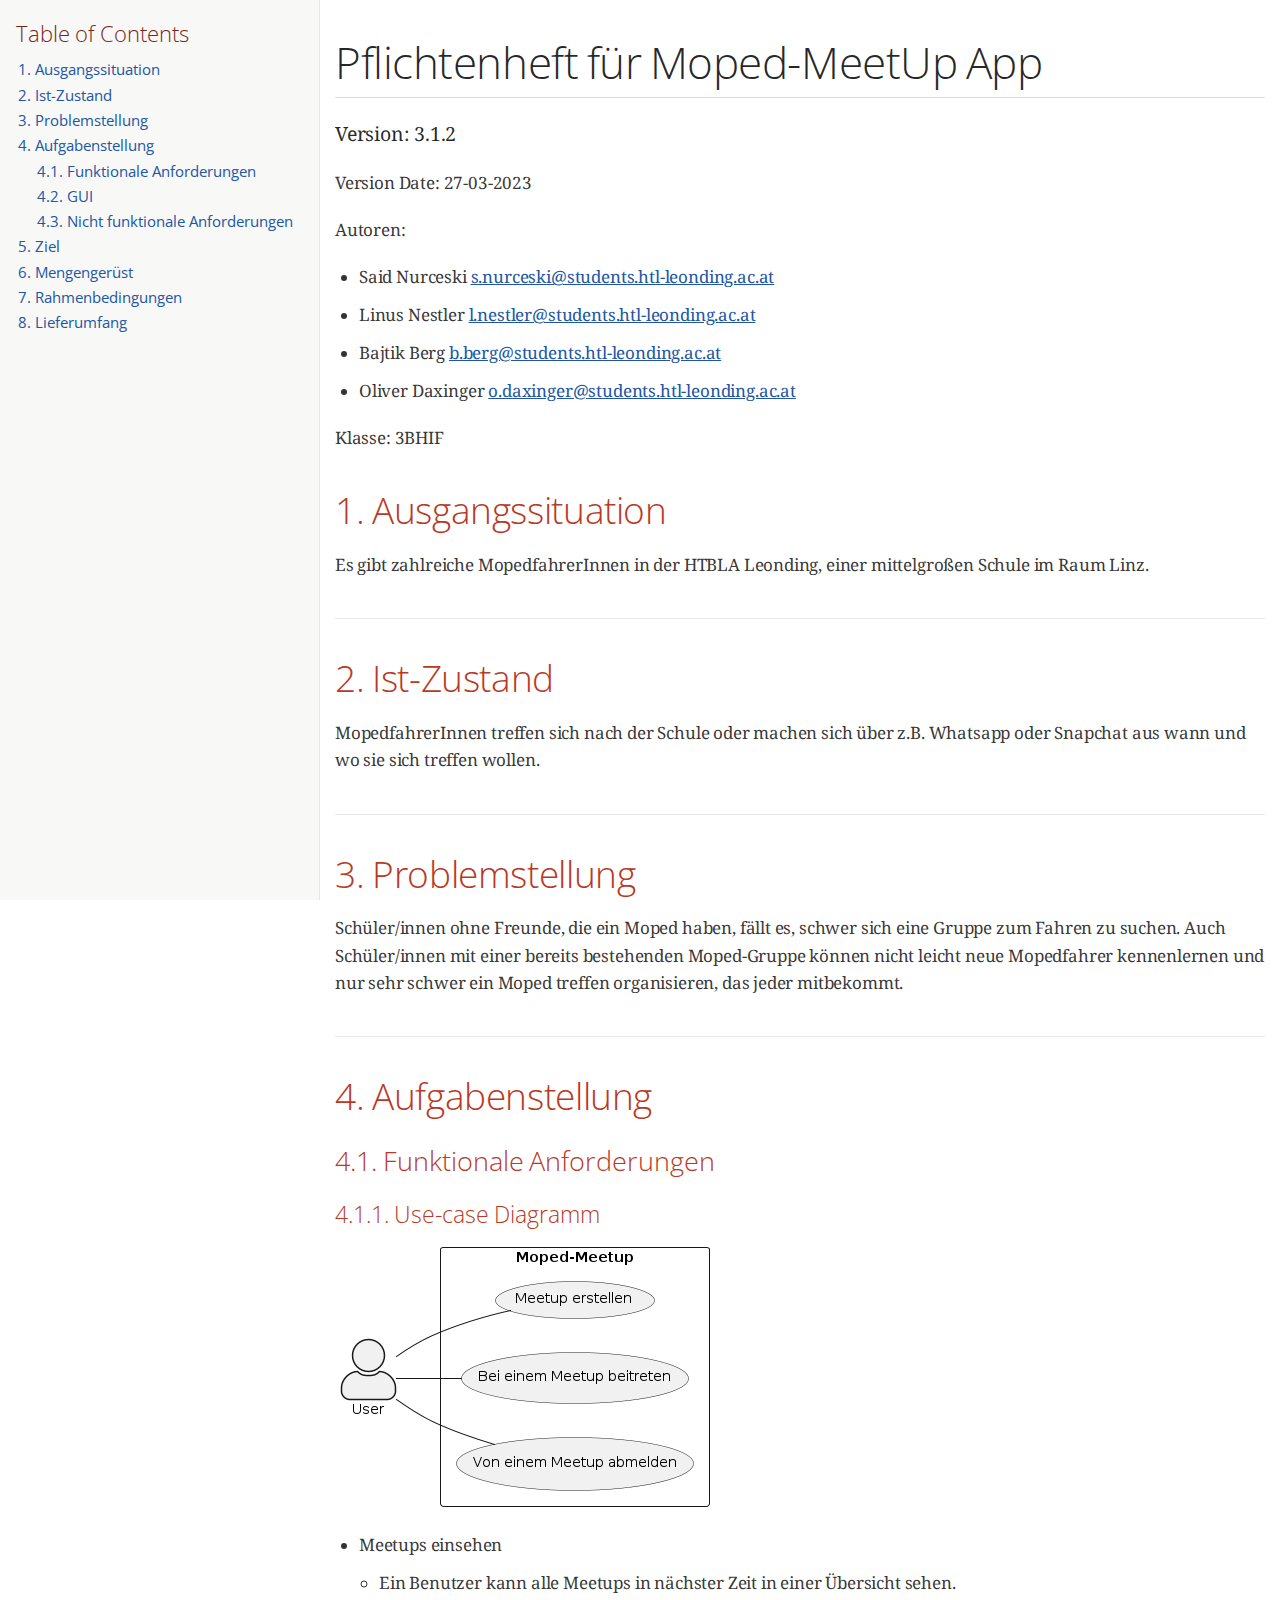
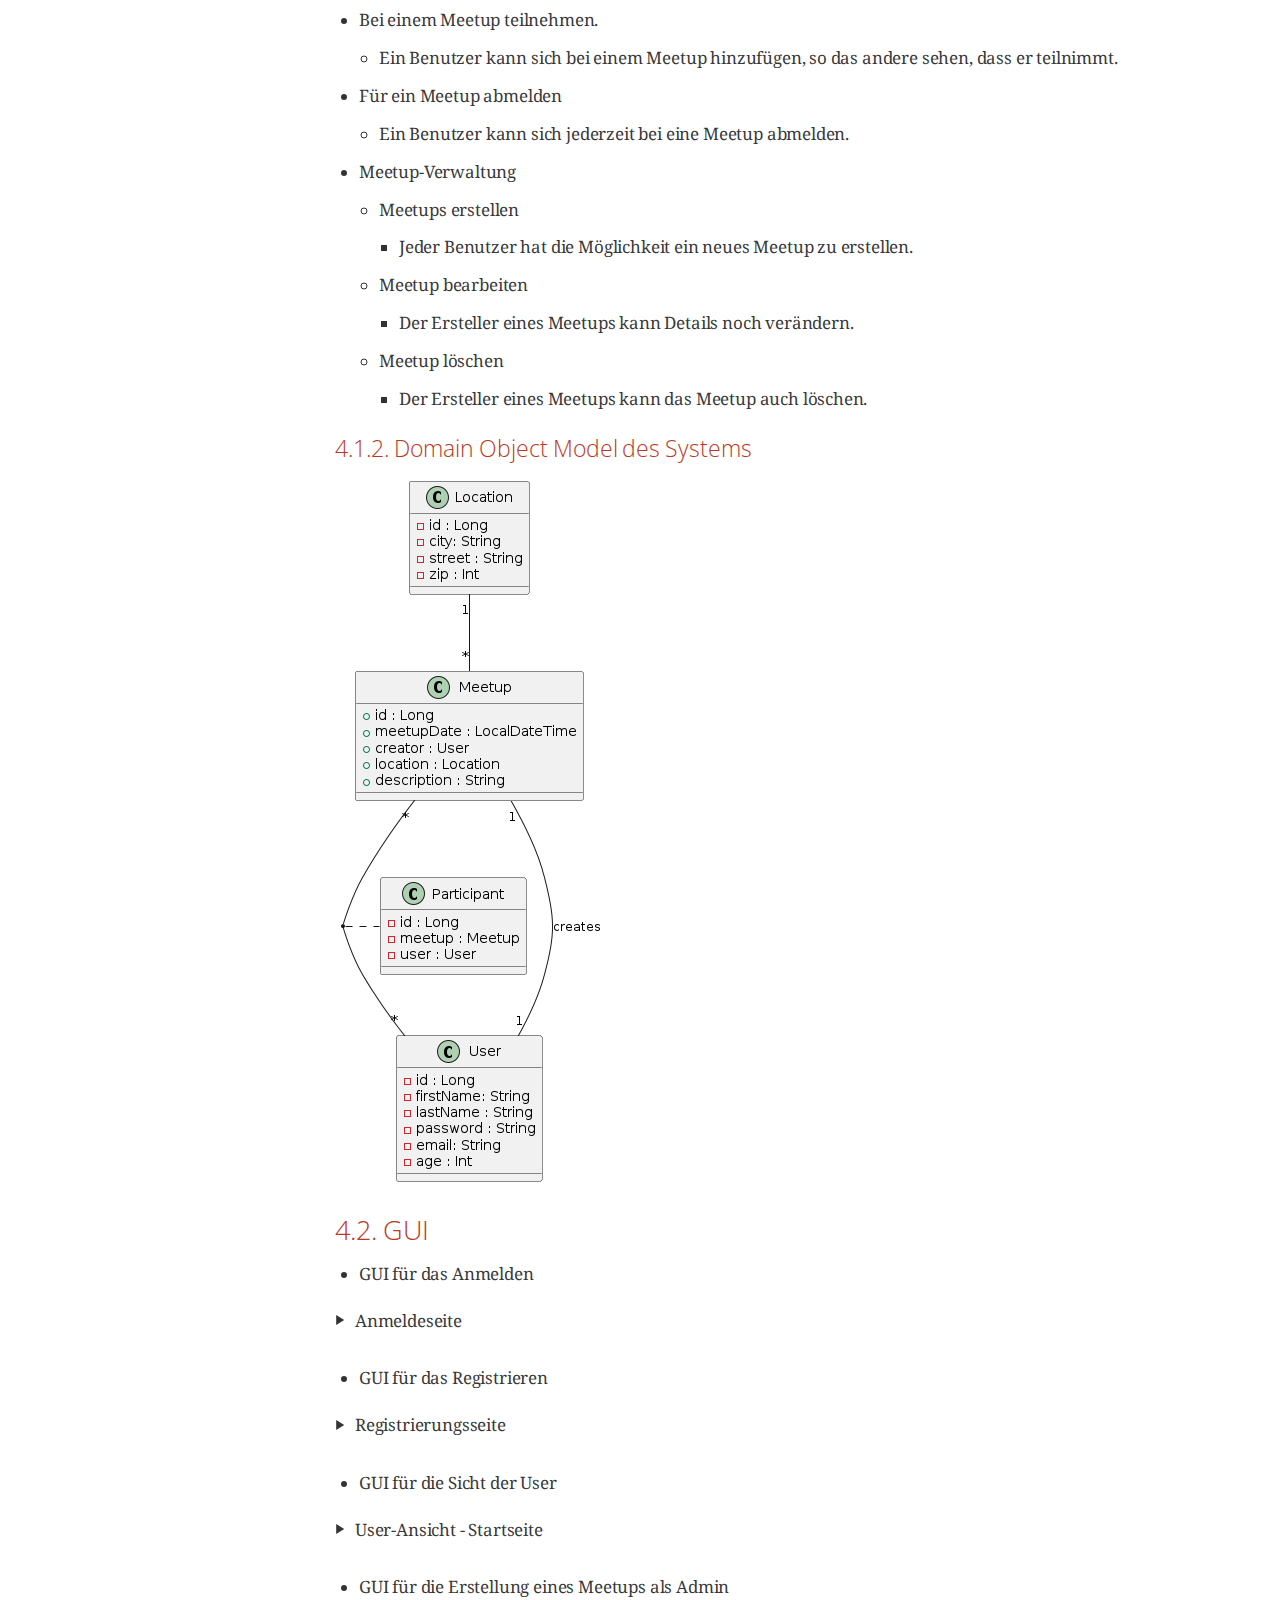
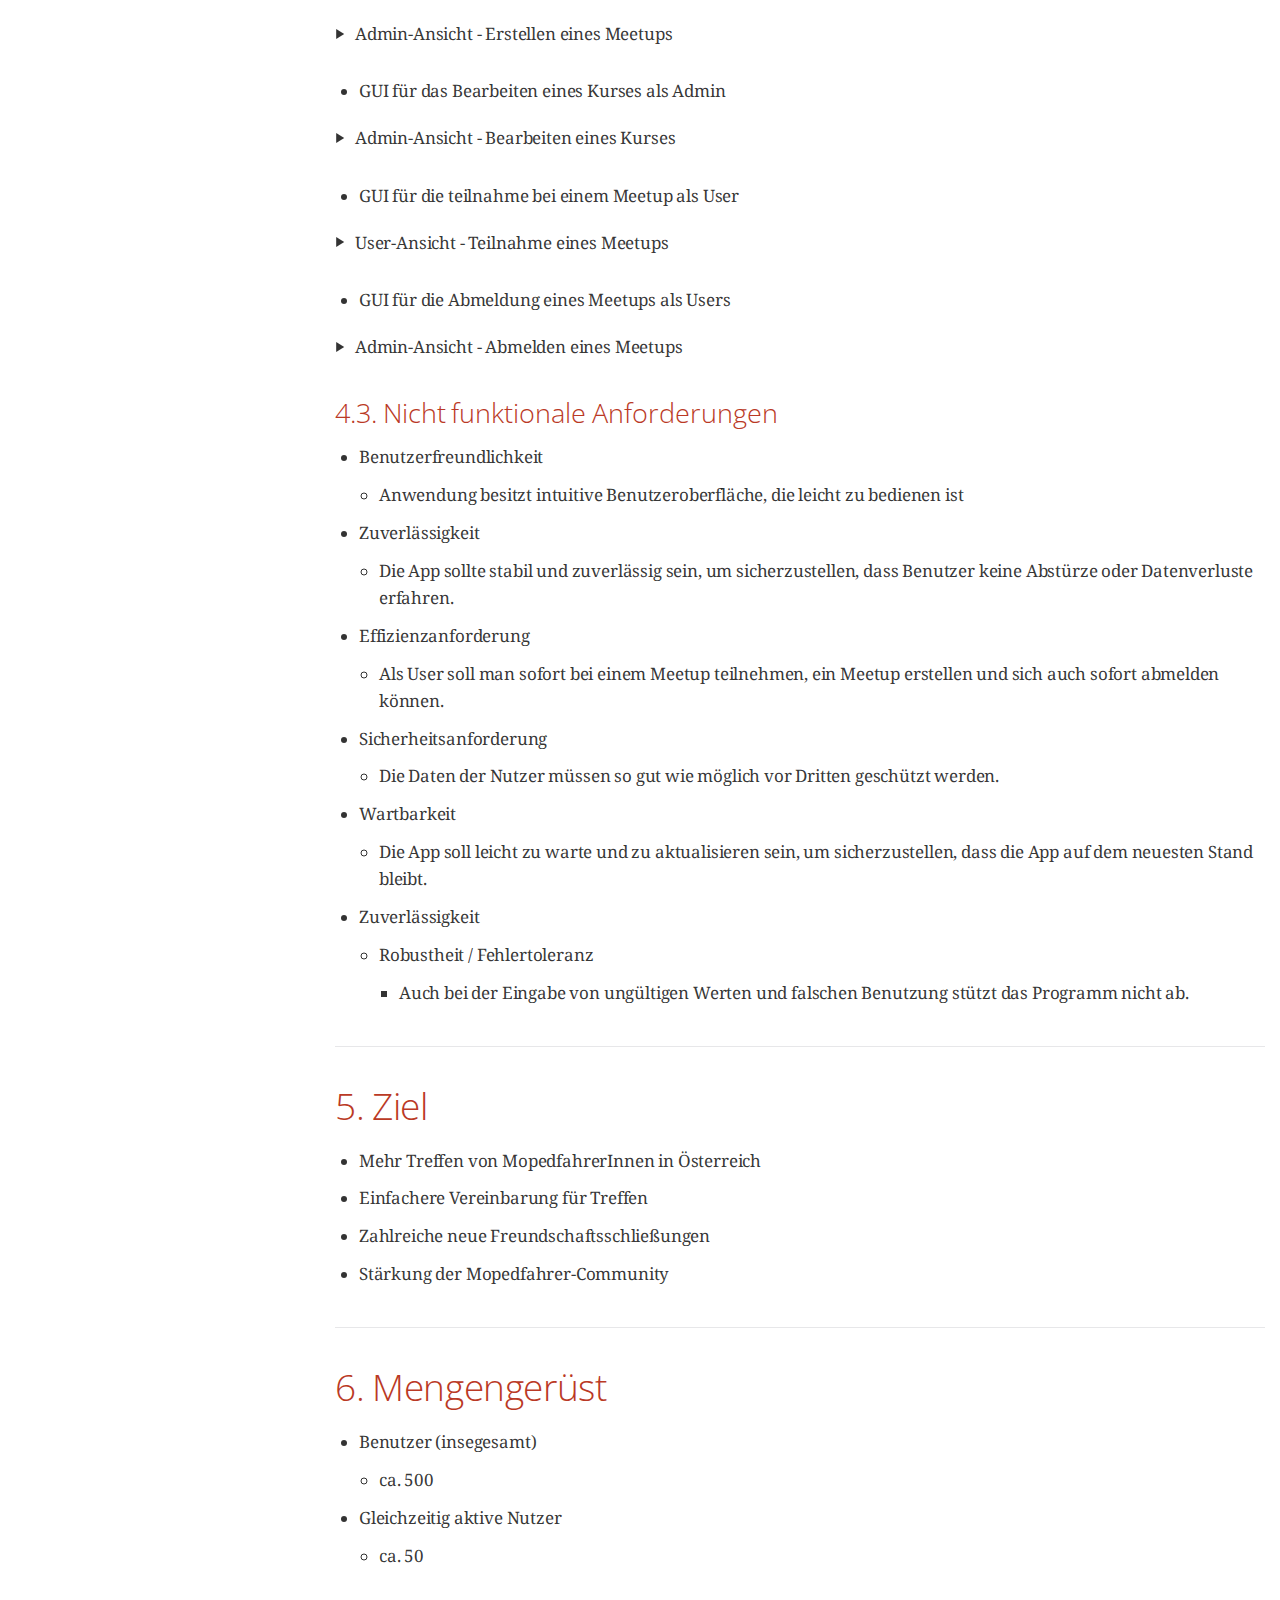
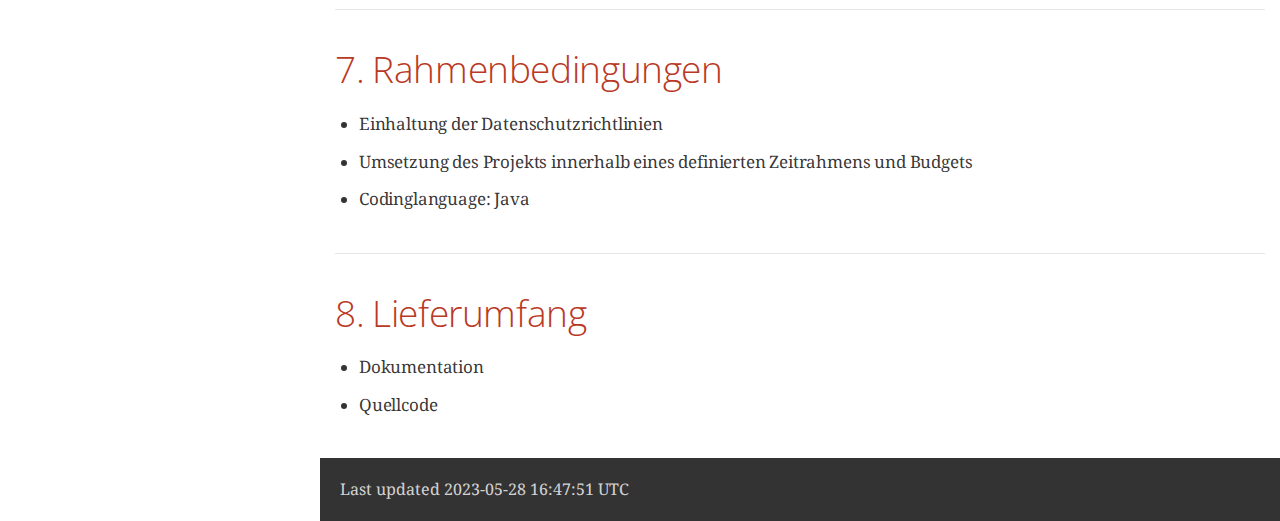
<file: Pflichtenheft.html>
<!DOCTYPE html>
<html lang="en">
<head>
<meta charset="UTF-8">
<meta http-equiv="X-UA-Compatible" content="IE=edge">
<meta name="viewport" content="width=device-width, initial-scale=1.0">
<meta name="generator" content="Asciidoctor 2.0.20">
<meta name="description" content="Pflichtenheft Mopedmeetup">
<link rel="icon" type="image/png" href="themes/favicon.png">
<title>Pflichtenheft für Moped-MeetUp App</title>
<link rel="stylesheet" href="https://fonts.googleapis.com/css?family=Open+Sans:300,300italic,400,400italic,600,600italic%7CNoto+Serif:400,400italic,700,700italic%7CDroid+Sans+Mono:400,700">
<style>
/*! Asciidoctor default stylesheet | MIT License | https://asciidoctor.org */
/* Uncomment the following line when using as a custom stylesheet */
/* @import "https://fonts.googleapis.com/css?family=Open+Sans:300,300italic,400,400italic,600,600italic%7CNoto+Serif:400,400italic,700,700italic%7CDroid+Sans+Mono:400,700"; */
html{font-family:sans-serif;-webkit-text-size-adjust:100%}
a{background:none}
a:focus{outline:thin dotted}
a:active,a:hover{outline:0}
h1{font-size:2em;margin:.67em 0}
b,strong{font-weight:bold}
abbr{font-size:.9em}
abbr[title]{cursor:help;border-bottom:1px dotted #dddddf;text-decoration:none}
dfn{font-style:italic}
hr{height:0}
mark{background:#ff0;color:#000}
code,kbd,pre,samp{font-family:monospace;font-size:1em}
pre{white-space:pre-wrap}
q{quotes:"\201C" "\201D" "\2018" "\2019"}
small{font-size:80%}
sub,sup{font-size:75%;line-height:0;position:relative;vertical-align:baseline}
sup{top:-.5em}
sub{bottom:-.25em}
img{border:0}
svg:not(:root){overflow:hidden}
figure{margin:0}
audio,video{display:inline-block}
audio:not([controls]){display:none;height:0}
fieldset{border:1px solid silver;margin:0 2px;padding:.35em .625em .75em}
legend{border:0;padding:0}
button,input,select,textarea{font-family:inherit;font-size:100%;margin:0}
button,input{line-height:normal}
button,select{text-transform:none}
button,html input[type=button],input[type=reset],input[type=submit]{-webkit-appearance:button;cursor:pointer}
button[disabled],html input[disabled]{cursor:default}
input[type=checkbox],input[type=radio]{padding:0}
button::-moz-focus-inner,input::-moz-focus-inner{border:0;padding:0}
textarea{overflow:auto;vertical-align:top}
table{border-collapse:collapse;border-spacing:0}
*,::before,::after{box-sizing:border-box}
html,body{font-size:100%}
body{background:#fff;color:rgba(0,0,0,.8);padding:0;margin:0;font-family:"Noto Serif","DejaVu Serif",serif;line-height:1;position:relative;cursor:auto;-moz-tab-size:4;-o-tab-size:4;tab-size:4;word-wrap:anywhere;-moz-osx-font-smoothing:grayscale;-webkit-font-smoothing:antialiased}
a:hover{cursor:pointer}
img,object,embed{max-width:100%;height:auto}
object,embed{height:100%}
img{-ms-interpolation-mode:bicubic}
.left{float:left!important}
.right{float:right!important}
.text-left{text-align:left!important}
.text-right{text-align:right!important}
.text-center{text-align:center!important}
.text-justify{text-align:justify!important}
.hide{display:none}
img,object,svg{display:inline-block;vertical-align:middle}
textarea{height:auto;min-height:50px}
select{width:100%}
.subheader,.admonitionblock td.content>.title,.audioblock>.title,.exampleblock>.title,.imageblock>.title,.listingblock>.title,.literalblock>.title,.stemblock>.title,.openblock>.title,.paragraph>.title,.quoteblock>.title,table.tableblock>.title,.verseblock>.title,.videoblock>.title,.dlist>.title,.olist>.title,.ulist>.title,.qlist>.title,.hdlist>.title{line-height:1.45;color:#7a2518;font-weight:400;margin-top:0;margin-bottom:.25em}
div,dl,dt,dd,ul,ol,li,h1,h2,h3,#toctitle,.sidebarblock>.content>.title,h4,h5,h6,pre,form,p,blockquote,th,td{margin:0;padding:0}
a{color:#2156a5;text-decoration:underline;line-height:inherit}
a:hover,a:focus{color:#1d4b8f}
a img{border:0}
p{line-height:1.6;margin-bottom:1.25em;text-rendering:optimizeLegibility}
p aside{font-size:.875em;line-height:1.35;font-style:italic}
h1,h2,h3,#toctitle,.sidebarblock>.content>.title,h4,h5,h6{font-family:"Open Sans","DejaVu Sans",sans-serif;font-weight:300;font-style:normal;color:#ba3925;text-rendering:optimizeLegibility;margin-top:1em;margin-bottom:.5em;line-height:1.0125em}
h1 small,h2 small,h3 small,#toctitle small,.sidebarblock>.content>.title small,h4 small,h5 small,h6 small{font-size:60%;color:#e99b8f;line-height:0}
h1{font-size:2.125em}
h2{font-size:1.6875em}
h3,#toctitle,.sidebarblock>.content>.title{font-size:1.375em}
h4,h5{font-size:1.125em}
h6{font-size:1em}
hr{border:solid #dddddf;border-width:1px 0 0;clear:both;margin:1.25em 0 1.1875em}
em,i{font-style:italic;line-height:inherit}
strong,b{font-weight:bold;line-height:inherit}
small{font-size:60%;line-height:inherit}
code{font-family:"Droid Sans Mono","DejaVu Sans Mono",monospace;font-weight:400;color:rgba(0,0,0,.9)}
ul,ol,dl{line-height:1.6;margin-bottom:1.25em;list-style-position:outside;font-family:inherit}
ul,ol{margin-left:1.5em}
ul li ul,ul li ol{margin-left:1.25em;margin-bottom:0}
ul.circle{list-style-type:circle}
ul.disc{list-style-type:disc}
ul.square{list-style-type:square}
ul.circle ul:not([class]),ul.disc ul:not([class]),ul.square ul:not([class]){list-style:inherit}
ol li ul,ol li ol{margin-left:1.25em;margin-bottom:0}
dl dt{margin-bottom:.3125em;font-weight:bold}
dl dd{margin-bottom:1.25em}
blockquote{margin:0 0 1.25em;padding:.5625em 1.25em 0 1.1875em;border-left:1px solid #ddd}
blockquote,blockquote p{line-height:1.6;color:rgba(0,0,0,.85)}
@media screen and (min-width:768px){h1,h2,h3,#toctitle,.sidebarblock>.content>.title,h4,h5,h6{line-height:1.2}
h1{font-size:2.75em}
h2{font-size:2.3125em}
h3,#toctitle,.sidebarblock>.content>.title{font-size:1.6875em}
h4{font-size:1.4375em}}
table{background:#fff;margin-bottom:1.25em;border:1px solid #dedede;word-wrap:normal}
table thead,table tfoot{background:#f7f8f7}
table thead tr th,table thead tr td,table tfoot tr th,table tfoot tr td{padding:.5em .625em .625em;font-size:inherit;color:rgba(0,0,0,.8);text-align:left}
table tr th,table tr td{padding:.5625em .625em;font-size:inherit;color:rgba(0,0,0,.8)}
table tr.even,table tr.alt{background:#f8f8f7}
table thead tr th,table tfoot tr th,table tbody tr td,table tr td,table tfoot tr td{line-height:1.6}
h1,h2,h3,#toctitle,.sidebarblock>.content>.title,h4,h5,h6{line-height:1.2;word-spacing:-.05em}
h1 strong,h2 strong,h3 strong,#toctitle strong,.sidebarblock>.content>.title strong,h4 strong,h5 strong,h6 strong{font-weight:400}
.center{margin-left:auto;margin-right:auto}
.stretch{width:100%}
.clearfix::before,.clearfix::after,.float-group::before,.float-group::after{content:" ";display:table}
.clearfix::after,.float-group::after{clear:both}
:not(pre).nobreak{word-wrap:normal}
:not(pre).nowrap{white-space:nowrap}
:not(pre).pre-wrap{white-space:pre-wrap}
:not(pre):not([class^=L])>code{font-size:.9375em;font-style:normal!important;letter-spacing:0;padding:.1em .5ex;word-spacing:-.15em;background:#f7f7f8;border-radius:4px;line-height:1.45;text-rendering:optimizeSpeed}
pre{color:rgba(0,0,0,.9);font-family:"Droid Sans Mono","DejaVu Sans Mono",monospace;line-height:1.45;text-rendering:optimizeSpeed}
pre code,pre pre{color:inherit;font-size:inherit;line-height:inherit}
pre>code{display:block}
pre.nowrap,pre.nowrap pre{white-space:pre;word-wrap:normal}
em em{font-style:normal}
strong strong{font-weight:400}
.keyseq{color:rgba(51,51,51,.8)}
kbd{font-family:"Droid Sans Mono","DejaVu Sans Mono",monospace;display:inline-block;color:rgba(0,0,0,.8);font-size:.65em;line-height:1.45;background:#f7f7f7;border:1px solid #ccc;border-radius:3px;box-shadow:0 1px 0 rgba(0,0,0,.2),inset 0 0 0 .1em #fff;margin:0 .15em;padding:.2em .5em;vertical-align:middle;position:relative;top:-.1em;white-space:nowrap}
.keyseq kbd:first-child{margin-left:0}
.keyseq kbd:last-child{margin-right:0}
.menuseq,.menuref{color:#000}
.menuseq b:not(.caret),.menuref{font-weight:inherit}
.menuseq{word-spacing:-.02em}
.menuseq b.caret{font-size:1.25em;line-height:.8}
.menuseq i.caret{font-weight:bold;text-align:center;width:.45em}
b.button::before,b.button::after{position:relative;top:-1px;font-weight:400}
b.button::before{content:"[";padding:0 3px 0 2px}
b.button::after{content:"]";padding:0 2px 0 3px}
p a>code:hover{color:rgba(0,0,0,.9)}
#header,#content,#footnotes,#footer{width:100%;margin:0 auto;max-width:62.5em;*zoom:1;position:relative;padding-left:.9375em;padding-right:.9375em}
#header::before,#header::after,#content::before,#content::after,#footnotes::before,#footnotes::after,#footer::before,#footer::after{content:" ";display:table}
#header::after,#content::after,#footnotes::after,#footer::after{clear:both}
#content{margin-top:1.25em}
#content::before{content:none}
#header>h1:first-child{color:rgba(0,0,0,.85);margin-top:2.25rem;margin-bottom:0}
#header>h1:first-child+#toc{margin-top:8px;border-top:1px solid #dddddf}
#header>h1:only-child,body.toc2 #header>h1:nth-last-child(2){border-bottom:1px solid #dddddf;padding-bottom:8px}
#header .details{border-bottom:1px solid #dddddf;line-height:1.45;padding-top:.25em;padding-bottom:.25em;padding-left:.25em;color:rgba(0,0,0,.6);display:flex;flex-flow:row wrap}
#header .details span:first-child{margin-left:-.125em}
#header .details span.email a{color:rgba(0,0,0,.85)}
#header .details br{display:none}
#header .details br+span::before{content:"\00a0\2013\00a0"}
#header .details br+span.author::before{content:"\00a0\22c5\00a0";color:rgba(0,0,0,.85)}
#header .details br+span#revremark::before{content:"\00a0|\00a0"}
#header #revnumber{text-transform:capitalize}
#header #revnumber::after{content:"\00a0"}
#content>h1:first-child:not([class]){color:rgba(0,0,0,.85);border-bottom:1px solid #dddddf;padding-bottom:8px;margin-top:0;padding-top:1rem;margin-bottom:1.25rem}
#toc{border-bottom:1px solid #e7e7e9;padding-bottom:.5em}
#toc>ul{margin-left:.125em}
#toc ul.sectlevel0>li>a{font-style:italic}
#toc ul.sectlevel0 ul.sectlevel1{margin:.5em 0}
#toc ul{font-family:"Open Sans","DejaVu Sans",sans-serif;list-style-type:none}
#toc li{line-height:1.3334;margin-top:.3334em}
#toc a{text-decoration:none}
#toc a:active{text-decoration:underline}
#toctitle{color:#7a2518;font-size:1.2em}
@media screen and (min-width:768px){#toctitle{font-size:1.375em}
body.toc2{padding-left:15em;padding-right:0}
#toc.toc2{margin-top:0!important;background:#f8f8f7;position:fixed;width:15em;left:0;top:0;border-right:1px solid #e7e7e9;border-top-width:0!important;border-bottom-width:0!important;z-index:1000;padding:1.25em 1em;height:100%;overflow:auto}
#toc.toc2 #toctitle{margin-top:0;margin-bottom:.8rem;font-size:1.2em}
#toc.toc2>ul{font-size:.9em;margin-bottom:0}
#toc.toc2 ul ul{margin-left:0;padding-left:1em}
#toc.toc2 ul.sectlevel0 ul.sectlevel1{padding-left:0;margin-top:.5em;margin-bottom:.5em}
body.toc2.toc-right{padding-left:0;padding-right:15em}
body.toc2.toc-right #toc.toc2{border-right-width:0;border-left:1px solid #e7e7e9;left:auto;right:0}}
@media screen and (min-width:1280px){body.toc2{padding-left:20em;padding-right:0}
#toc.toc2{width:20em}
#toc.toc2 #toctitle{font-size:1.375em}
#toc.toc2>ul{font-size:.95em}
#toc.toc2 ul ul{padding-left:1.25em}
body.toc2.toc-right{padding-left:0;padding-right:20em}}
#content #toc{border:1px solid #e0e0dc;margin-bottom:1.25em;padding:1.25em;background:#f8f8f7;border-radius:4px}
#content #toc>:first-child{margin-top:0}
#content #toc>:last-child{margin-bottom:0}
#footer{max-width:none;background:rgba(0,0,0,.8);padding:1.25em}
#footer-text{color:hsla(0,0%,100%,.8);line-height:1.44}
#content{margin-bottom:.625em}
.sect1{padding-bottom:.625em}
@media screen and (min-width:768px){#content{margin-bottom:1.25em}
.sect1{padding-bottom:1.25em}}
.sect1:last-child{padding-bottom:0}
.sect1+.sect1{border-top:1px solid #e7e7e9}
#content h1>a.anchor,h2>a.anchor,h3>a.anchor,#toctitle>a.anchor,.sidebarblock>.content>.title>a.anchor,h4>a.anchor,h5>a.anchor,h6>a.anchor{position:absolute;z-index:1001;width:1.5ex;margin-left:-1.5ex;display:block;text-decoration:none!important;visibility:hidden;text-align:center;font-weight:400}
#content h1>a.anchor::before,h2>a.anchor::before,h3>a.anchor::before,#toctitle>a.anchor::before,.sidebarblock>.content>.title>a.anchor::before,h4>a.anchor::before,h5>a.anchor::before,h6>a.anchor::before{content:"\00A7";font-size:.85em;display:block;padding-top:.1em}
#content h1:hover>a.anchor,#content h1>a.anchor:hover,h2:hover>a.anchor,h2>a.anchor:hover,h3:hover>a.anchor,#toctitle:hover>a.anchor,.sidebarblock>.content>.title:hover>a.anchor,h3>a.anchor:hover,#toctitle>a.anchor:hover,.sidebarblock>.content>.title>a.anchor:hover,h4:hover>a.anchor,h4>a.anchor:hover,h5:hover>a.anchor,h5>a.anchor:hover,h6:hover>a.anchor,h6>a.anchor:hover{visibility:visible}
#content h1>a.link,h2>a.link,h3>a.link,#toctitle>a.link,.sidebarblock>.content>.title>a.link,h4>a.link,h5>a.link,h6>a.link{color:#ba3925;text-decoration:none}
#content h1>a.link:hover,h2>a.link:hover,h3>a.link:hover,#toctitle>a.link:hover,.sidebarblock>.content>.title>a.link:hover,h4>a.link:hover,h5>a.link:hover,h6>a.link:hover{color:#a53221}
details,.audioblock,.imageblock,.literalblock,.listingblock,.stemblock,.videoblock{margin-bottom:1.25em}
details{margin-left:1.25rem}
details>summary{cursor:pointer;display:block;position:relative;line-height:1.6;margin-bottom:.625rem;outline:none;-webkit-tap-highlight-color:transparent}
details>summary::-webkit-details-marker{display:none}
details>summary::before{content:"";border:solid transparent;border-left:solid;border-width:.3em 0 .3em .5em;position:absolute;top:.5em;left:-1.25rem;transform:translateX(15%)}
details[open]>summary::before{border:solid transparent;border-top:solid;border-width:.5em .3em 0;transform:translateY(15%)}
details>summary::after{content:"";width:1.25rem;height:1em;position:absolute;top:.3em;left:-1.25rem}
.admonitionblock td.content>.title,.audioblock>.title,.exampleblock>.title,.imageblock>.title,.listingblock>.title,.literalblock>.title,.stemblock>.title,.openblock>.title,.paragraph>.title,.quoteblock>.title,table.tableblock>.title,.verseblock>.title,.videoblock>.title,.dlist>.title,.olist>.title,.ulist>.title,.qlist>.title,.hdlist>.title{text-rendering:optimizeLegibility;text-align:left;font-family:"Noto Serif","DejaVu Serif",serif;font-size:1rem;font-style:italic}
table.tableblock.fit-content>caption.title{white-space:nowrap;width:0}
.paragraph.lead>p,#preamble>.sectionbody>[class=paragraph]:first-of-type p{font-size:1.21875em;line-height:1.6;color:rgba(0,0,0,.85)}
.admonitionblock>table{border-collapse:separate;border:0;background:none;width:100%}
.admonitionblock>table td.icon{text-align:center;width:80px}
.admonitionblock>table td.icon img{max-width:none}
.admonitionblock>table td.icon .title{font-weight:bold;font-family:"Open Sans","DejaVu Sans",sans-serif;text-transform:uppercase}
.admonitionblock>table td.content{padding-left:1.125em;padding-right:1.25em;border-left:1px solid #dddddf;color:rgba(0,0,0,.6);word-wrap:anywhere}
.admonitionblock>table td.content>:last-child>:last-child{margin-bottom:0}
.exampleblock>.content{border:1px solid #e6e6e6;margin-bottom:1.25em;padding:1.25em;background:#fff;border-radius:4px}
.sidebarblock{border:1px solid #dbdbd6;margin-bottom:1.25em;padding:1.25em;background:#f3f3f2;border-radius:4px}
.sidebarblock>.content>.title{color:#7a2518;margin-top:0;text-align:center}
.exampleblock>.content>:first-child,.sidebarblock>.content>:first-child{margin-top:0}
.exampleblock>.content>:last-child,.exampleblock>.content>:last-child>:last-child,.exampleblock>.content .olist>ol>li:last-child>:last-child,.exampleblock>.content .ulist>ul>li:last-child>:last-child,.exampleblock>.content .qlist>ol>li:last-child>:last-child,.sidebarblock>.content>:last-child,.sidebarblock>.content>:last-child>:last-child,.sidebarblock>.content .olist>ol>li:last-child>:last-child,.sidebarblock>.content .ulist>ul>li:last-child>:last-child,.sidebarblock>.content .qlist>ol>li:last-child>:last-child{margin-bottom:0}
.literalblock pre,.listingblock>.content>pre{border-radius:4px;overflow-x:auto;padding:1em;font-size:.8125em}
@media screen and (min-width:768px){.literalblock pre,.listingblock>.content>pre{font-size:.90625em}}
@media screen and (min-width:1280px){.literalblock pre,.listingblock>.content>pre{font-size:1em}}
.literalblock pre,.listingblock>.content>pre:not(.highlight),.listingblock>.content>pre[class=highlight],.listingblock>.content>pre[class^="highlight "]{background:#f7f7f8}
.literalblock.output pre{color:#f7f7f8;background:rgba(0,0,0,.9)}
.listingblock>.content{position:relative}
.listingblock code[data-lang]::before{display:none;content:attr(data-lang);position:absolute;font-size:.75em;top:.425rem;right:.5rem;line-height:1;text-transform:uppercase;color:inherit;opacity:.5}
.listingblock:hover code[data-lang]::before{display:block}
.listingblock.terminal pre .command::before{content:attr(data-prompt);padding-right:.5em;color:inherit;opacity:.5}
.listingblock.terminal pre .command:not([data-prompt])::before{content:"$"}
.listingblock pre.highlightjs{padding:0}
.listingblock pre.highlightjs>code{padding:1em;border-radius:4px}
.listingblock pre.prettyprint{border-width:0}
.prettyprint{background:#f7f7f8}
pre.prettyprint .linenums{line-height:1.45;margin-left:2em}
pre.prettyprint li{background:none;list-style-type:inherit;padding-left:0}
pre.prettyprint li code[data-lang]::before{opacity:1}
pre.prettyprint li:not(:first-child) code[data-lang]::before{display:none}
table.linenotable{border-collapse:separate;border:0;margin-bottom:0;background:none}
table.linenotable td[class]{color:inherit;vertical-align:top;padding:0;line-height:inherit;white-space:normal}
table.linenotable td.code{padding-left:.75em}
table.linenotable td.linenos,pre.pygments .linenos{border-right:1px solid;opacity:.35;padding-right:.5em;-webkit-user-select:none;-moz-user-select:none;-ms-user-select:none;user-select:none}
pre.pygments span.linenos{display:inline-block;margin-right:.75em}
.quoteblock{margin:0 1em 1.25em 1.5em;display:table}
.quoteblock:not(.excerpt)>.title{margin-left:-1.5em;margin-bottom:.75em}
.quoteblock blockquote,.quoteblock p{color:rgba(0,0,0,.85);font-size:1.15rem;line-height:1.75;word-spacing:.1em;letter-spacing:0;font-style:italic;text-align:justify}
.quoteblock blockquote{margin:0;padding:0;border:0}
.quoteblock blockquote::before{content:"\201c";float:left;font-size:2.75em;font-weight:bold;line-height:.6em;margin-left:-.6em;color:#7a2518;text-shadow:0 1px 2px rgba(0,0,0,.1)}
.quoteblock blockquote>.paragraph:last-child p{margin-bottom:0}
.quoteblock .attribution{margin-top:.75em;margin-right:.5ex;text-align:right}
.verseblock{margin:0 1em 1.25em}
.verseblock pre{font-family:"Open Sans","DejaVu Sans",sans-serif;font-size:1.15rem;color:rgba(0,0,0,.85);font-weight:300;text-rendering:optimizeLegibility}
.verseblock pre strong{font-weight:400}
.verseblock .attribution{margin-top:1.25rem;margin-left:.5ex}
.quoteblock .attribution,.verseblock .attribution{font-size:.9375em;line-height:1.45;font-style:italic}
.quoteblock .attribution br,.verseblock .attribution br{display:none}
.quoteblock .attribution cite,.verseblock .attribution cite{display:block;letter-spacing:-.025em;color:rgba(0,0,0,.6)}
.quoteblock.abstract blockquote::before,.quoteblock.excerpt blockquote::before,.quoteblock .quoteblock blockquote::before{display:none}
.quoteblock.abstract blockquote,.quoteblock.abstract p,.quoteblock.excerpt blockquote,.quoteblock.excerpt p,.quoteblock .quoteblock blockquote,.quoteblock .quoteblock p{line-height:1.6;word-spacing:0}
.quoteblock.abstract{margin:0 1em 1.25em;display:block}
.quoteblock.abstract>.title{margin:0 0 .375em;font-size:1.15em;text-align:center}
.quoteblock.excerpt>blockquote,.quoteblock .quoteblock{padding:0 0 .25em 1em;border-left:.25em solid #dddddf}
.quoteblock.excerpt,.quoteblock .quoteblock{margin-left:0}
.quoteblock.excerpt blockquote,.quoteblock.excerpt p,.quoteblock .quoteblock blockquote,.quoteblock .quoteblock p{color:inherit;font-size:1.0625rem}
.quoteblock.excerpt .attribution,.quoteblock .quoteblock .attribution{color:inherit;font-size:.85rem;text-align:left;margin-right:0}
p.tableblock:last-child{margin-bottom:0}
td.tableblock>.content{margin-bottom:1.25em;word-wrap:anywhere}
td.tableblock>.content>:last-child{margin-bottom:-1.25em}
table.tableblock,th.tableblock,td.tableblock{border:0 solid #dedede}
table.grid-all>*>tr>*{border-width:1px}
table.grid-cols>*>tr>*{border-width:0 1px}
table.grid-rows>*>tr>*{border-width:1px 0}
table.frame-all{border-width:1px}
table.frame-ends{border-width:1px 0}
table.frame-sides{border-width:0 1px}
table.frame-none>colgroup+*>:first-child>*,table.frame-sides>colgroup+*>:first-child>*{border-top-width:0}
table.frame-none>:last-child>:last-child>*,table.frame-sides>:last-child>:last-child>*{border-bottom-width:0}
table.frame-none>*>tr>:first-child,table.frame-ends>*>tr>:first-child{border-left-width:0}
table.frame-none>*>tr>:last-child,table.frame-ends>*>tr>:last-child{border-right-width:0}
table.stripes-all>*>tr,table.stripes-odd>*>tr:nth-of-type(odd),table.stripes-even>*>tr:nth-of-type(even),table.stripes-hover>*>tr:hover{background:#f8f8f7}
th.halign-left,td.halign-left{text-align:left}
th.halign-right,td.halign-right{text-align:right}
th.halign-center,td.halign-center{text-align:center}
th.valign-top,td.valign-top{vertical-align:top}
th.valign-bottom,td.valign-bottom{vertical-align:bottom}
th.valign-middle,td.valign-middle{vertical-align:middle}
table thead th,table tfoot th{font-weight:bold}
tbody tr th{background:#f7f8f7}
tbody tr th,tbody tr th p,tfoot tr th,tfoot tr th p{color:rgba(0,0,0,.8);font-weight:bold}
p.tableblock>code:only-child{background:none;padding:0}
p.tableblock{font-size:1em}
ol{margin-left:1.75em}
ul li ol{margin-left:1.5em}
dl dd{margin-left:1.125em}
dl dd:last-child,dl dd:last-child>:last-child{margin-bottom:0}
li p,ul dd,ol dd,.olist .olist,.ulist .ulist,.ulist .olist,.olist .ulist{margin-bottom:.625em}
ul.checklist,ul.none,ol.none,ul.no-bullet,ol.no-bullet,ol.unnumbered,ul.unstyled,ol.unstyled{list-style-type:none}
ul.no-bullet,ol.no-bullet,ol.unnumbered{margin-left:.625em}
ul.unstyled,ol.unstyled{margin-left:0}
li>p:empty:only-child::before{content:"";display:inline-block}
ul.checklist>li>p:first-child{margin-left:-1em}
ul.checklist>li>p:first-child>.fa-square-o:first-child,ul.checklist>li>p:first-child>.fa-check-square-o:first-child{width:1.25em;font-size:.8em;position:relative;bottom:.125em}
ul.checklist>li>p:first-child>input[type=checkbox]:first-child{margin-right:.25em}
ul.inline{display:flex;flex-flow:row wrap;list-style:none;margin:0 0 .625em -1.25em}
ul.inline>li{margin-left:1.25em}
.unstyled dl dt{font-weight:400;font-style:normal}
ol.arabic{list-style-type:decimal}
ol.decimal{list-style-type:decimal-leading-zero}
ol.loweralpha{list-style-type:lower-alpha}
ol.upperalpha{list-style-type:upper-alpha}
ol.lowerroman{list-style-type:lower-roman}
ol.upperroman{list-style-type:upper-roman}
ol.lowergreek{list-style-type:lower-greek}
.hdlist>table,.colist>table{border:0;background:none}
.hdlist>table>tbody>tr,.colist>table>tbody>tr{background:none}
td.hdlist1,td.hdlist2{vertical-align:top;padding:0 .625em}
td.hdlist1{font-weight:bold;padding-bottom:1.25em}
td.hdlist2{word-wrap:anywhere}
.literalblock+.colist,.listingblock+.colist{margin-top:-.5em}
.colist td:not([class]):first-child{padding:.4em .75em 0;line-height:1;vertical-align:top}
.colist td:not([class]):first-child img{max-width:none}
.colist td:not([class]):last-child{padding:.25em 0}
.thumb,.th{line-height:0;display:inline-block;border:4px solid #fff;box-shadow:0 0 0 1px #ddd}
.imageblock.left{margin:.25em .625em 1.25em 0}
.imageblock.right{margin:.25em 0 1.25em .625em}
.imageblock>.title{margin-bottom:0}
.imageblock.thumb,.imageblock.th{border-width:6px}
.imageblock.thumb>.title,.imageblock.th>.title{padding:0 .125em}
.image.left,.image.right{margin-top:.25em;margin-bottom:.25em;display:inline-block;line-height:0}
.image.left{margin-right:.625em}
.image.right{margin-left:.625em}
a.image{text-decoration:none;display:inline-block}
a.image object{pointer-events:none}
sup.footnote,sup.footnoteref{font-size:.875em;position:static;vertical-align:super}
sup.footnote a,sup.footnoteref a{text-decoration:none}
sup.footnote a:active,sup.footnoteref a:active{text-decoration:underline}
#footnotes{padding-top:.75em;padding-bottom:.75em;margin-bottom:.625em}
#footnotes hr{width:20%;min-width:6.25em;margin:-.25em 0 .75em;border-width:1px 0 0}
#footnotes .footnote{padding:0 .375em 0 .225em;line-height:1.3334;font-size:.875em;margin-left:1.2em;margin-bottom:.2em}
#footnotes .footnote a:first-of-type{font-weight:bold;text-decoration:none;margin-left:-1.05em}
#footnotes .footnote:last-of-type{margin-bottom:0}
#content #footnotes{margin-top:-.625em;margin-bottom:0;padding:.75em 0}
div.unbreakable{page-break-inside:avoid}
.big{font-size:larger}
.small{font-size:smaller}
.underline{text-decoration:underline}
.overline{text-decoration:overline}
.line-through{text-decoration:line-through}
.aqua{color:#00bfbf}
.aqua-background{background:#00fafa}
.black{color:#000}
.black-background{background:#000}
.blue{color:#0000bf}
.blue-background{background:#0000fa}
.fuchsia{color:#bf00bf}
.fuchsia-background{background:#fa00fa}
.gray{color:#606060}
.gray-background{background:#7d7d7d}
.green{color:#006000}
.green-background{background:#007d00}
.lime{color:#00bf00}
.lime-background{background:#00fa00}
.maroon{color:#600000}
.maroon-background{background:#7d0000}
.navy{color:#000060}
.navy-background{background:#00007d}
.olive{color:#606000}
.olive-background{background:#7d7d00}
.purple{color:#600060}
.purple-background{background:#7d007d}
.red{color:#bf0000}
.red-background{background:#fa0000}
.silver{color:#909090}
.silver-background{background:#bcbcbc}
.teal{color:#006060}
.teal-background{background:#007d7d}
.white{color:#bfbfbf}
.white-background{background:#fafafa}
.yellow{color:#bfbf00}
.yellow-background{background:#fafa00}
span.icon>.fa{cursor:default}
a span.icon>.fa{cursor:inherit}
.admonitionblock td.icon [class^="fa icon-"]{font-size:2.5em;text-shadow:1px 1px 2px rgba(0,0,0,.5);cursor:default}
.admonitionblock td.icon .icon-note::before{content:"\f05a";color:#19407c}
.admonitionblock td.icon .icon-tip::before{content:"\f0eb";text-shadow:1px 1px 2px rgba(155,155,0,.8);color:#111}
.admonitionblock td.icon .icon-warning::before{content:"\f071";color:#bf6900}
.admonitionblock td.icon .icon-caution::before{content:"\f06d";color:#bf3400}
.admonitionblock td.icon .icon-important::before{content:"\f06a";color:#bf0000}
.conum[data-value]{display:inline-block;color:#fff!important;background:rgba(0,0,0,.8);border-radius:50%;text-align:center;font-size:.75em;width:1.67em;height:1.67em;line-height:1.67em;font-family:"Open Sans","DejaVu Sans",sans-serif;font-style:normal;font-weight:bold}
.conum[data-value] *{color:#fff!important}
.conum[data-value]+b{display:none}
.conum[data-value]::after{content:attr(data-value)}
pre .conum[data-value]{position:relative;top:-.125em}
b.conum *{color:inherit!important}
.conum:not([data-value]):empty{display:none}
dt,th.tableblock,td.content,div.footnote{text-rendering:optimizeLegibility}
h1,h2,p,td.content,span.alt,summary{letter-spacing:-.01em}
p strong,td.content strong,div.footnote strong{letter-spacing:-.005em}
p,blockquote,dt,td.content,td.hdlist1,span.alt,summary{font-size:1.0625rem}
p{margin-bottom:1.25rem}
.sidebarblock p,.sidebarblock dt,.sidebarblock td.content,p.tableblock{font-size:1em}
.exampleblock>.content{background:#fffef7;border-color:#e0e0dc;box-shadow:0 1px 4px #e0e0dc}
.print-only{display:none!important}
@page{margin:1.25cm .75cm}
@media print{*{box-shadow:none!important;text-shadow:none!important}
html{font-size:80%}
a{color:inherit!important;text-decoration:underline!important}
a.bare,a[href^="#"],a[href^="mailto:"]{text-decoration:none!important}
a[href^="http:"]:not(.bare)::after,a[href^="https:"]:not(.bare)::after{content:"(" attr(href) ")";display:inline-block;font-size:.875em;padding-left:.25em}
abbr[title]{border-bottom:1px dotted}
abbr[title]::after{content:" (" attr(title) ")"}
pre,blockquote,tr,img,object,svg{page-break-inside:avoid}
thead{display:table-header-group}
svg{max-width:100%}
p,blockquote,dt,td.content{font-size:1em;orphans:3;widows:3}
h2,h3,#toctitle,.sidebarblock>.content>.title{page-break-after:avoid}
#header,#content,#footnotes,#footer{max-width:none}
#toc,.sidebarblock,.exampleblock>.content{background:none!important}
#toc{border-bottom:1px solid #dddddf!important;padding-bottom:0!important}
body.book #header{text-align:center}
body.book #header>h1:first-child{border:0!important;margin:2.5em 0 1em}
body.book #header .details{border:0!important;display:block;padding:0!important}
body.book #header .details span:first-child{margin-left:0!important}
body.book #header .details br{display:block}
body.book #header .details br+span::before{content:none!important}
body.book #toc{border:0!important;text-align:left!important;padding:0!important;margin:0!important}
body.book #toc,body.book #preamble,body.book h1.sect0,body.book .sect1>h2{page-break-before:always}
.listingblock code[data-lang]::before{display:block}
#footer{padding:0 .9375em}
.hide-on-print{display:none!important}
.print-only{display:block!important}
.hide-for-print{display:none!important}
.show-for-print{display:inherit!important}}
@media amzn-kf8,print{#header>h1:first-child{margin-top:1.25rem}
.sect1{padding:0!important}
.sect1+.sect1{border:0}
#footer{background:none}
#footer-text{color:rgba(0,0,0,.6);font-size:.9em}}
@media amzn-kf8{#header,#content,#footnotes,#footer{padding:0}}
</style>
<link rel="stylesheet" href="https://cdnjs.cloudflare.com/ajax/libs/font-awesome/4.7.0/css/font-awesome.min.css">
</head>
<body class="article toc2 toc-left">
<div id="header">
<h1>Pflichtenheft für Moped-MeetUp App</h1>
<div id="toc" class="toc2">
<div id="toctitle">Table of Contents</div>
<ul class="sectlevel1">
<li><a href="#_ausgangssituation">1. Ausgangssituation</a></li>
<li><a href="#_ist_zustand">2. Ist-Zustand</a></li>
<li><a href="#_problemstellung">3. Problemstellung</a></li>
<li><a href="#_aufgabenstellung">4. Aufgabenstellung</a>
<ul class="sectlevel2">
<li><a href="#_funktionale_anforderungen">4.1. Funktionale Anforderungen</a></li>
<li><a href="#_gui">4.2. GUI</a></li>
<li><a href="#_nicht_funktionale_anforderungen">4.3. Nicht funktionale Anforderungen</a></li>
</ul>
</li>
<li><a href="#_ziel">5. Ziel</a></li>
<li><a href="#_mengengerüst">6. Mengengerüst</a></li>
<li><a href="#_rahmenbedingungen">7. Rahmenbedingungen</a></li>
<li><a href="#_lieferumfang">8. Lieferumfang</a></li>
</ul>
</div>
</div>
<div id="content">
<div id="preamble">
<div class="sectionbody">
<div class="paragraph">
<p>Version: 3.1.2</p>
</div>
<div class="paragraph">
<p>Version Date: 27-03-2023</p>
</div>
<div class="paragraph">
<p>Autoren:</p>
</div>
<div class="ulist">
<ul>
<li>
<p>Said Nurceski <a href="mailto:s.nurceski@students.htl-leonding.ac.at">s.nurceski@students.htl-leonding.ac.at</a></p>
</li>
<li>
<p>Linus Nestler <a href="mailto:l.nestler@students.htl-leonding.ac.at">l.nestler@students.htl-leonding.ac.at</a></p>
</li>
<li>
<p>Bajtik Berg <a href="mailto:b.berg@students.htl-leonding.ac.at">b.berg@students.htl-leonding.ac.at</a></p>
</li>
<li>
<p>Oliver Daxinger <a href="mailto:o.daxinger@students.htl-leonding.ac.at">o.daxinger@students.htl-leonding.ac.at</a></p>
</li>
</ul>
</div>
<div class="paragraph">
<p>Klasse: 3BHIF</p>
</div>
</div>
</div>
<div class="sect1">
<h2 id="_ausgangssituation"><a class="anchor" href="#_ausgangssituation"></a>1. Ausgangssituation</h2>
<div class="sectionbody">
<div class="paragraph">
<p>Es gibt zahlreiche MopedfahrerInnen in der HTBLA Leonding, einer mittelgroßen Schule im Raum Linz.</p>
</div>
</div>
</div>
<div class="sect1">
<h2 id="_ist_zustand"><a class="anchor" href="#_ist_zustand"></a>2. Ist-Zustand</h2>
<div class="sectionbody">
<div class="paragraph">
<p>MopedfahrerInnen treffen sich nach der Schule oder machen sich über z.B. Whatsapp oder Snapchat aus wann und wo sie sich treffen wollen.</p>
</div>
</div>
</div>
<div class="sect1">
<h2 id="_problemstellung"><a class="anchor" href="#_problemstellung"></a>3. Problemstellung</h2>
<div class="sectionbody">
<div class="paragraph">
<p>Schüler/innen ohne Freunde, die ein Moped haben, fällt es, schwer sich eine Gruppe zum Fahren zu suchen. Auch Schüler/innen mit einer bereits bestehenden Moped-Gruppe können nicht leicht neue Mopedfahrer kennenlernen und nur sehr schwer ein Moped treffen organisieren, das jeder mitbekommt.</p>
</div>
</div>
</div>
<div class="sect1">
<h2 id="_aufgabenstellung"><a class="anchor" href="#_aufgabenstellung"></a>4. Aufgabenstellung</h2>
<div class="sectionbody">
<div class="sect2">
<h3 id="_funktionale_anforderungen"><a class="anchor" href="#_funktionale_anforderungen"></a>4.1. Funktionale Anforderungen</h3>
<div class="sect3">
<h4 id="_use_case_diagramm"><a class="anchor" href="#_use_case_diagramm"></a>4.1.1. Use-case Diagramm</h4>
<div class="imageblock">
<div class="content">
<img src="images/ucd.png" alt="ucd" width="379" height="271">
</div>
</div>
<div class="ulist">
<ul>
<li>
<p>Meetups einsehen</p>
<div class="ulist">
<ul>
<li>
<p>Ein Benutzer kann alle Meetups in nächster Zeit in einer Übersicht sehen.</p>
</li>
</ul>
</div>
</li>
<li>
<p>Bei einem Meetup teilnehmen.</p>
<div class="ulist">
<ul>
<li>
<p>Ein Benutzer kann sich bei einem Meetup hinzufügen, so das andere sehen, dass er teilnimmt.</p>
</li>
</ul>
</div>
</li>
<li>
<p>Für ein Meetup abmelden</p>
<div class="ulist">
<ul>
<li>
<p>Ein Benutzer kann sich jederzeit bei eine Meetup abmelden.</p>
</li>
</ul>
</div>
</li>
<li>
<p>Meetup-Verwaltung</p>
<div class="ulist">
<ul>
<li>
<p>Meetups erstellen</p>
<div class="ulist">
<ul>
<li>
<p>Jeder Benutzer hat die Möglichkeit ein neues Meetup zu erstellen.</p>
</li>
</ul>
</div>
</li>
<li>
<p>Meetup bearbeiten</p>
<div class="ulist">
<ul>
<li>
<p>Der Ersteller eines Meetups kann Details noch verändern.</p>
</li>
</ul>
</div>
</li>
<li>
<p>Meetup löschen</p>
<div class="ulist">
<ul>
<li>
<p>Der Ersteller eines Meetups kann das Meetup auch löschen.</p>
</li>
</ul>
</div>
</li>
</ul>
</div>
</li>
</ul>
</div>
</div>
<div class="sect3">
<h4 id="_domain_object_model_des_systems"><a class="anchor" href="#_domain_object_model_des_systems"></a>4.1.2. Domain Object Model des Systems</h4>
<div class="imageblock">
<div class="content">
<img src="images/diag-85ae054f2add0d7e64d12501f4650512.png" alt="Diagram" width="273" height="713">
</div>
</div>
</div>
</div>
<div class="sect2">
<h3 id="_gui"><a class="anchor" href="#_gui"></a>4.2. GUI</h3>
<div class="ulist">
<ul>
<li>
<p>GUI für das Anmelden</p>
</li>
</ul>
</div>
<details>
<summary class="title">Anmeldeseite</summary>
<div class="content">
<div class="paragraph">
<p>Bild von Anmeldeseite</p>
</div>
</div>
</details>
<div class="ulist">
<ul>
<li>
<p>GUI für das Registrieren</p>
</li>
</ul>
</div>
<details>
<summary class="title">Registrierungsseite</summary>
<div class="content">
<div class="paragraph">
<p>Bild von der Registrierungsseite</p>
</div>
</div>
</details>
<div class="ulist">
<ul>
<li>
<p>GUI für die Sicht der User</p>
</li>
</ul>
</div>
<details>
<summary class="title">User-Ansicht - Startseite</summary>
<div class="content">
<div class="paragraph">
<p>GUI von der Startseite</p>
</div>
</div>
</details>
<div class="ulist">
<ul>
<li>
<p>GUI für die Erstellung eines Meetups als Admin</p>
</li>
</ul>
</div>
<details>
<summary class="title">Admin-Ansicht - Erstellen eines Meetups</summary>
<div class="content">
<div class="paragraph">
<p>GUI von Erstellen des Meetups</p>
</div>
</div>
</details>
<div class="ulist">
<ul>
<li>
<p>GUI für das Bearbeiten eines Kurses als Admin</p>
</li>
</ul>
</div>
<details>
<summary class="title">Admin-Ansicht - Bearbeiten eines Kurses</summary>
<div class="content">
<div class="paragraph">
<p>Bild</p>
</div>
</div>
</details>
<div class="ulist">
<ul>
<li>
<p>GUI für die teilnahme bei einem Meetup als User</p>
</li>
</ul>
</div>
<details>
<summary class="title">User-Ansicht - Teilnahme eines Meetups</summary>
<div class="content">
<div class="paragraph">
<p>Bild</p>
</div>
</div>
</details>
<div class="ulist">
<ul>
<li>
<p>GUI für die Abmeldung eines Meetups als Users</p>
</li>
</ul>
</div>
<details>
<summary class="title">Admin-Ansicht - Abmelden eines Meetups</summary>
<div class="content">
<div class="paragraph">
<p>Bild</p>
</div>
</div>
</details>
</div>
<div class="sect2">
<h3 id="_nicht_funktionale_anforderungen"><a class="anchor" href="#_nicht_funktionale_anforderungen"></a>4.3. Nicht funktionale Anforderungen</h3>
<div class="ulist">
<ul>
<li>
<p>Benutzerfreundlichkeit</p>
<div class="ulist">
<ul>
<li>
<p>Anwendung besitzt intuitive Benutzeroberfläche, die leicht zu bedienen ist</p>
</li>
</ul>
</div>
</li>
<li>
<p>Zuverlässigkeit</p>
<div class="ulist">
<ul>
<li>
<p>Die App sollte stabil und zuverlässig sein, um sicherzustellen, dass Benutzer keine Abstürze oder Datenverluste erfahren.</p>
</li>
</ul>
</div>
</li>
<li>
<p>Effizienzanforderung</p>
<div class="ulist">
<ul>
<li>
<p>Als User soll man sofort bei einem Meetup teilnehmen, ein Meetup erstellen und sich auch sofort abmelden können.</p>
</li>
</ul>
</div>
</li>
<li>
<p>Sicherheitsanforderung</p>
<div class="ulist">
<ul>
<li>
<p>Die Daten der Nutzer müssen so gut wie möglich vor Dritten geschützt werden.</p>
</li>
</ul>
</div>
</li>
<li>
<p>Wartbarkeit</p>
<div class="ulist">
<ul>
<li>
<p>Die App soll leicht zu warte und zu aktualisieren sein, um sicherzustellen, dass die App auf dem neuesten Stand bleibt.</p>
</li>
</ul>
</div>
</li>
<li>
<p>Zuverlässigkeit</p>
<div class="ulist">
<ul>
<li>
<p>Robustheit / Fehlertoleranz</p>
<div class="ulist">
<ul>
<li>
<p>Auch bei der Eingabe von ungültigen Werten und falschen Benutzung stützt das Programm nicht ab.</p>
</li>
</ul>
</div>
</li>
</ul>
</div>
</li>
</ul>
</div>
</div>
</div>
</div>
<div class="sect1">
<h2 id="_ziel"><a class="anchor" href="#_ziel"></a>5. Ziel</h2>
<div class="sectionbody">
<div class="ulist">
<ul>
<li>
<p>Mehr Treffen von MopedfahrerInnen in Österreich</p>
</li>
<li>
<p>Einfachere Vereinbarung für Treffen</p>
</li>
<li>
<p>Zahlreiche neue Freundschaftsschließungen</p>
</li>
<li>
<p>Stärkung der Mopedfahrer-Community</p>
</li>
</ul>
</div>
</div>
</div>
<div class="sect1">
<h2 id="_mengengerüst"><a class="anchor" href="#_mengengerüst"></a>6. Mengengerüst</h2>
<div class="sectionbody">
<div class="ulist">
<ul>
<li>
<p>Benutzer (insegesamt)</p>
<div class="ulist">
<ul>
<li>
<p>ca. 500</p>
</li>
</ul>
</div>
</li>
<li>
<p>Gleichzeitig aktive Nutzer</p>
<div class="ulist">
<ul>
<li>
<p>ca. 50</p>
</li>
</ul>
</div>
</li>
</ul>
</div>
</div>
</div>
<div class="sect1">
<h2 id="_rahmenbedingungen"><a class="anchor" href="#_rahmenbedingungen"></a>7. Rahmenbedingungen</h2>
<div class="sectionbody">
<div class="ulist">
<ul>
<li>
<p>Einhaltung der Datenschutzrichtlinien</p>
</li>
<li>
<p>Umsetzung des Projekts innerhalb eines definierten Zeitrahmens und Budgets</p>
</li>
<li>
<p>Codinglanguage: Java</p>
</li>
</ul>
</div>
</div>
</div>
<div class="sect1">
<h2 id="_lieferumfang"><a class="anchor" href="#_lieferumfang"></a>8. Lieferumfang</h2>
<div class="sectionbody">
<div class="ulist">
<ul>
<li>
<p>Dokumentation</p>
</li>
<li>
<p>Quellcode</p>
</li>
</ul>
</div>
</div>
</div>
</div>
<div id="footer">
<div id="footer-text">
Last updated 2023-05-28 16:47:51 UTC
</div>
</div>
</body>
</html>
</file>
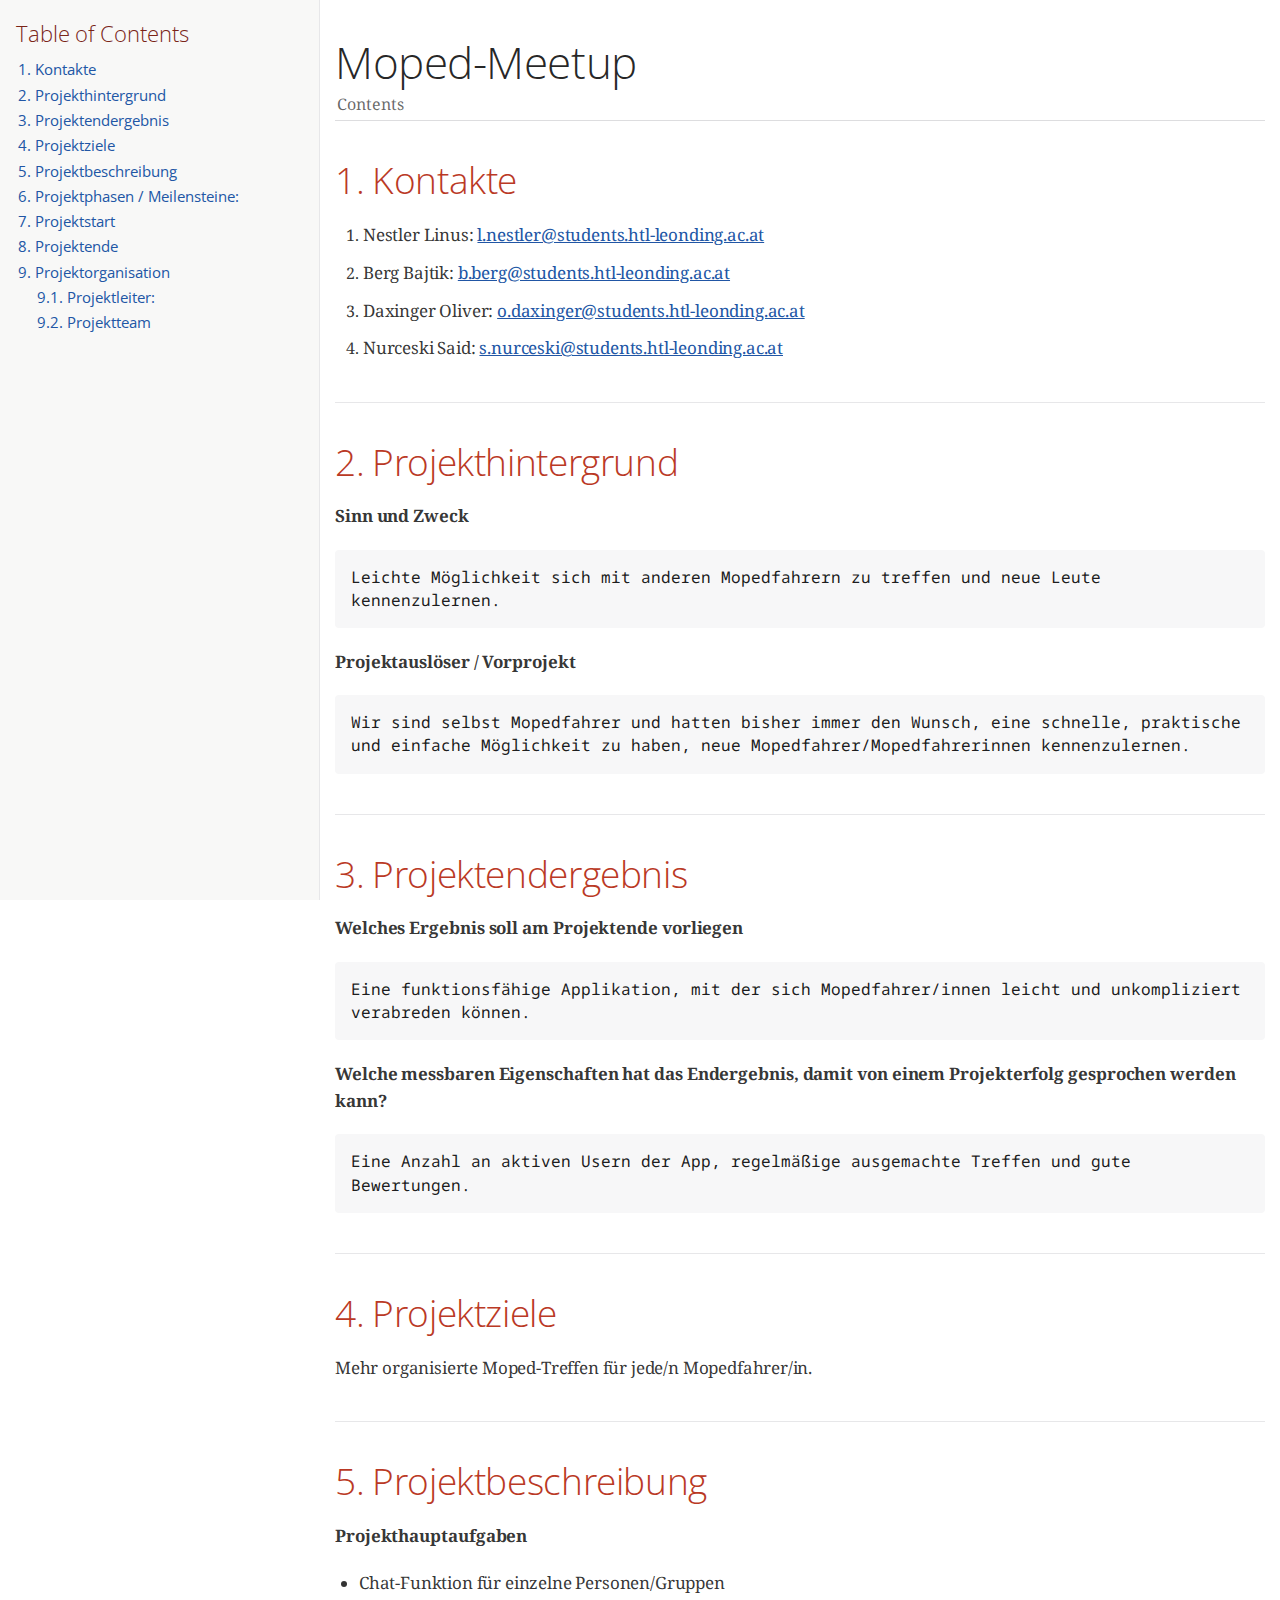
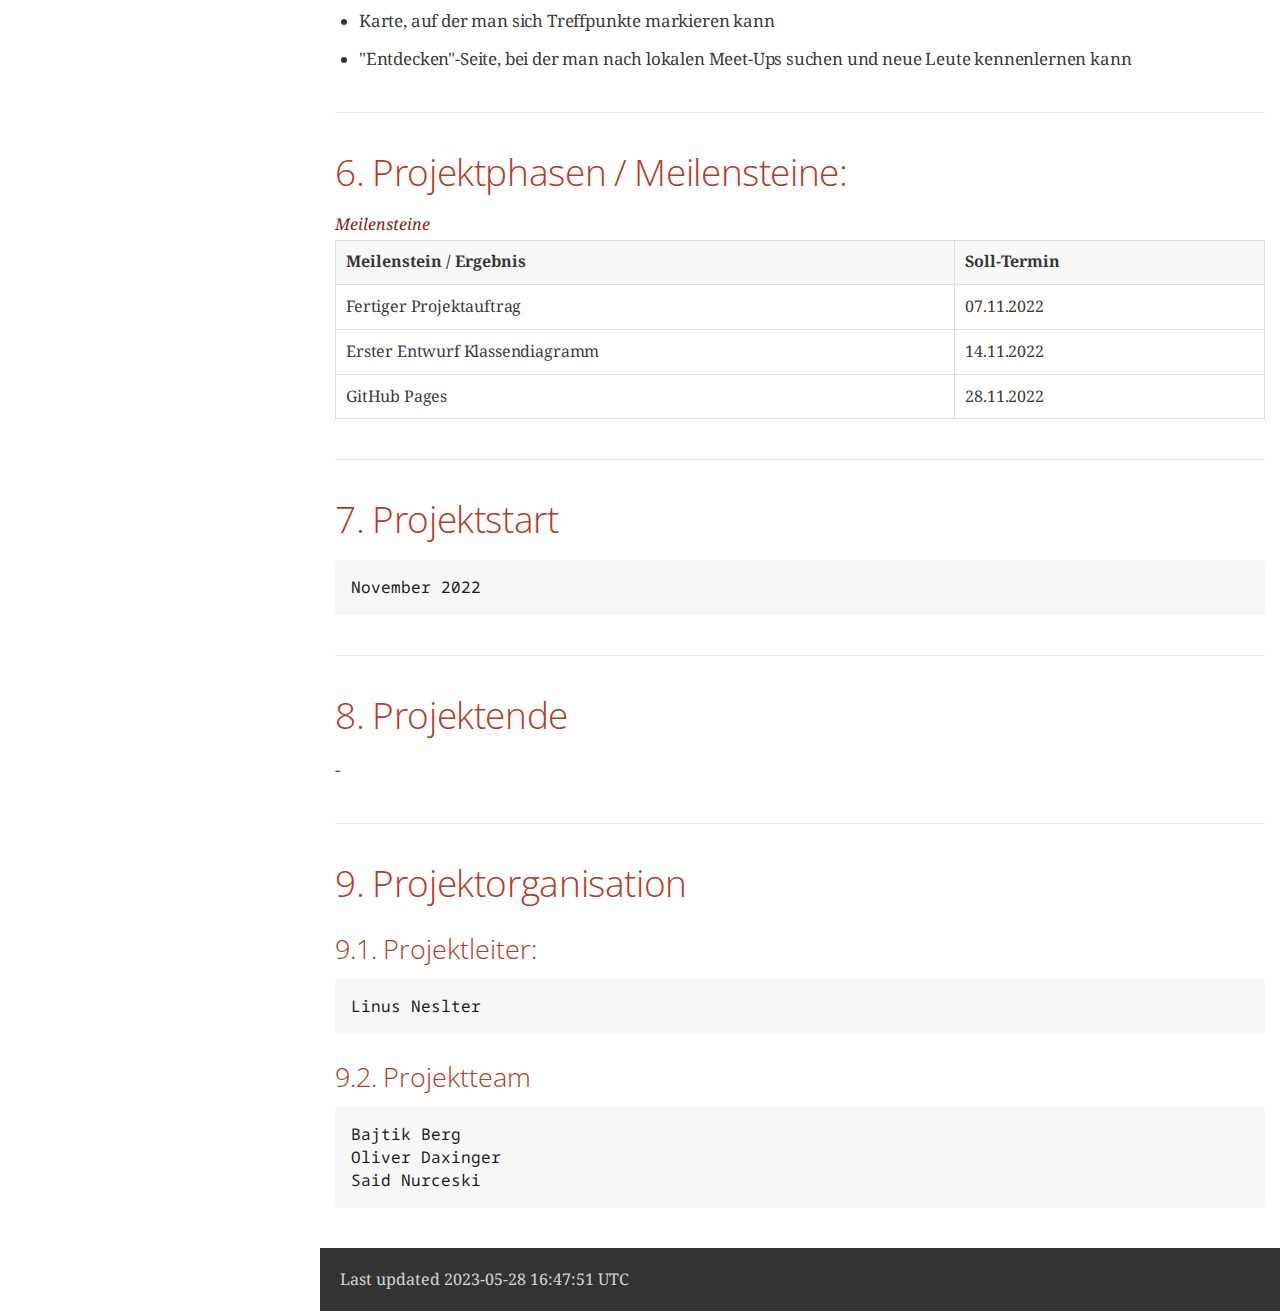
<file: Projektauftrag.html>
<!DOCTYPE html>
<html lang="en">
<head>
<meta charset="UTF-8">
<meta http-equiv="X-UA-Compatible" content="IE=edge">
<meta name="viewport" content="width=device-width, initial-scale=1.0">
<meta name="generator" content="Asciidoctor 2.0.20">
<meta name="author" content="Contents">
<link rel="icon" type="image/png" href="themes/favicon.png">
<title>Moped-Meetup</title>
<link rel="stylesheet" href="https://fonts.googleapis.com/css?family=Open+Sans:300,300italic,400,400italic,600,600italic%7CNoto+Serif:400,400italic,700,700italic%7CDroid+Sans+Mono:400,700">
<style>
/*! Asciidoctor default stylesheet | MIT License | https://asciidoctor.org */
/* Uncomment the following line when using as a custom stylesheet */
/* @import "https://fonts.googleapis.com/css?family=Open+Sans:300,300italic,400,400italic,600,600italic%7CNoto+Serif:400,400italic,700,700italic%7CDroid+Sans+Mono:400,700"; */
html{font-family:sans-serif;-webkit-text-size-adjust:100%}
a{background:none}
a:focus{outline:thin dotted}
a:active,a:hover{outline:0}
h1{font-size:2em;margin:.67em 0}
b,strong{font-weight:bold}
abbr{font-size:.9em}
abbr[title]{cursor:help;border-bottom:1px dotted #dddddf;text-decoration:none}
dfn{font-style:italic}
hr{height:0}
mark{background:#ff0;color:#000}
code,kbd,pre,samp{font-family:monospace;font-size:1em}
pre{white-space:pre-wrap}
q{quotes:"\201C" "\201D" "\2018" "\2019"}
small{font-size:80%}
sub,sup{font-size:75%;line-height:0;position:relative;vertical-align:baseline}
sup{top:-.5em}
sub{bottom:-.25em}
img{border:0}
svg:not(:root){overflow:hidden}
figure{margin:0}
audio,video{display:inline-block}
audio:not([controls]){display:none;height:0}
fieldset{border:1px solid silver;margin:0 2px;padding:.35em .625em .75em}
legend{border:0;padding:0}
button,input,select,textarea{font-family:inherit;font-size:100%;margin:0}
button,input{line-height:normal}
button,select{text-transform:none}
button,html input[type=button],input[type=reset],input[type=submit]{-webkit-appearance:button;cursor:pointer}
button[disabled],html input[disabled]{cursor:default}
input[type=checkbox],input[type=radio]{padding:0}
button::-moz-focus-inner,input::-moz-focus-inner{border:0;padding:0}
textarea{overflow:auto;vertical-align:top}
table{border-collapse:collapse;border-spacing:0}
*,::before,::after{box-sizing:border-box}
html,body{font-size:100%}
body{background:#fff;color:rgba(0,0,0,.8);padding:0;margin:0;font-family:"Noto Serif","DejaVu Serif",serif;line-height:1;position:relative;cursor:auto;-moz-tab-size:4;-o-tab-size:4;tab-size:4;word-wrap:anywhere;-moz-osx-font-smoothing:grayscale;-webkit-font-smoothing:antialiased}
a:hover{cursor:pointer}
img,object,embed{max-width:100%;height:auto}
object,embed{height:100%}
img{-ms-interpolation-mode:bicubic}
.left{float:left!important}
.right{float:right!important}
.text-left{text-align:left!important}
.text-right{text-align:right!important}
.text-center{text-align:center!important}
.text-justify{text-align:justify!important}
.hide{display:none}
img,object,svg{display:inline-block;vertical-align:middle}
textarea{height:auto;min-height:50px}
select{width:100%}
.subheader,.admonitionblock td.content>.title,.audioblock>.title,.exampleblock>.title,.imageblock>.title,.listingblock>.title,.literalblock>.title,.stemblock>.title,.openblock>.title,.paragraph>.title,.quoteblock>.title,table.tableblock>.title,.verseblock>.title,.videoblock>.title,.dlist>.title,.olist>.title,.ulist>.title,.qlist>.title,.hdlist>.title{line-height:1.45;color:#7a2518;font-weight:400;margin-top:0;margin-bottom:.25em}
div,dl,dt,dd,ul,ol,li,h1,h2,h3,#toctitle,.sidebarblock>.content>.title,h4,h5,h6,pre,form,p,blockquote,th,td{margin:0;padding:0}
a{color:#2156a5;text-decoration:underline;line-height:inherit}
a:hover,a:focus{color:#1d4b8f}
a img{border:0}
p{line-height:1.6;margin-bottom:1.25em;text-rendering:optimizeLegibility}
p aside{font-size:.875em;line-height:1.35;font-style:italic}
h1,h2,h3,#toctitle,.sidebarblock>.content>.title,h4,h5,h6{font-family:"Open Sans","DejaVu Sans",sans-serif;font-weight:300;font-style:normal;color:#ba3925;text-rendering:optimizeLegibility;margin-top:1em;margin-bottom:.5em;line-height:1.0125em}
h1 small,h2 small,h3 small,#toctitle small,.sidebarblock>.content>.title small,h4 small,h5 small,h6 small{font-size:60%;color:#e99b8f;line-height:0}
h1{font-size:2.125em}
h2{font-size:1.6875em}
h3,#toctitle,.sidebarblock>.content>.title{font-size:1.375em}
h4,h5{font-size:1.125em}
h6{font-size:1em}
hr{border:solid #dddddf;border-width:1px 0 0;clear:both;margin:1.25em 0 1.1875em}
em,i{font-style:italic;line-height:inherit}
strong,b{font-weight:bold;line-height:inherit}
small{font-size:60%;line-height:inherit}
code{font-family:"Droid Sans Mono","DejaVu Sans Mono",monospace;font-weight:400;color:rgba(0,0,0,.9)}
ul,ol,dl{line-height:1.6;margin-bottom:1.25em;list-style-position:outside;font-family:inherit}
ul,ol{margin-left:1.5em}
ul li ul,ul li ol{margin-left:1.25em;margin-bottom:0}
ul.circle{list-style-type:circle}
ul.disc{list-style-type:disc}
ul.square{list-style-type:square}
ul.circle ul:not([class]),ul.disc ul:not([class]),ul.square ul:not([class]){list-style:inherit}
ol li ul,ol li ol{margin-left:1.25em;margin-bottom:0}
dl dt{margin-bottom:.3125em;font-weight:bold}
dl dd{margin-bottom:1.25em}
blockquote{margin:0 0 1.25em;padding:.5625em 1.25em 0 1.1875em;border-left:1px solid #ddd}
blockquote,blockquote p{line-height:1.6;color:rgba(0,0,0,.85)}
@media screen and (min-width:768px){h1,h2,h3,#toctitle,.sidebarblock>.content>.title,h4,h5,h6{line-height:1.2}
h1{font-size:2.75em}
h2{font-size:2.3125em}
h3,#toctitle,.sidebarblock>.content>.title{font-size:1.6875em}
h4{font-size:1.4375em}}
table{background:#fff;margin-bottom:1.25em;border:1px solid #dedede;word-wrap:normal}
table thead,table tfoot{background:#f7f8f7}
table thead tr th,table thead tr td,table tfoot tr th,table tfoot tr td{padding:.5em .625em .625em;font-size:inherit;color:rgba(0,0,0,.8);text-align:left}
table tr th,table tr td{padding:.5625em .625em;font-size:inherit;color:rgba(0,0,0,.8)}
table tr.even,table tr.alt{background:#f8f8f7}
table thead tr th,table tfoot tr th,table tbody tr td,table tr td,table tfoot tr td{line-height:1.6}
h1,h2,h3,#toctitle,.sidebarblock>.content>.title,h4,h5,h6{line-height:1.2;word-spacing:-.05em}
h1 strong,h2 strong,h3 strong,#toctitle strong,.sidebarblock>.content>.title strong,h4 strong,h5 strong,h6 strong{font-weight:400}
.center{margin-left:auto;margin-right:auto}
.stretch{width:100%}
.clearfix::before,.clearfix::after,.float-group::before,.float-group::after{content:" ";display:table}
.clearfix::after,.float-group::after{clear:both}
:not(pre).nobreak{word-wrap:normal}
:not(pre).nowrap{white-space:nowrap}
:not(pre).pre-wrap{white-space:pre-wrap}
:not(pre):not([class^=L])>code{font-size:.9375em;font-style:normal!important;letter-spacing:0;padding:.1em .5ex;word-spacing:-.15em;background:#f7f7f8;border-radius:4px;line-height:1.45;text-rendering:optimizeSpeed}
pre{color:rgba(0,0,0,.9);font-family:"Droid Sans Mono","DejaVu Sans Mono",monospace;line-height:1.45;text-rendering:optimizeSpeed}
pre code,pre pre{color:inherit;font-size:inherit;line-height:inherit}
pre>code{display:block}
pre.nowrap,pre.nowrap pre{white-space:pre;word-wrap:normal}
em em{font-style:normal}
strong strong{font-weight:400}
.keyseq{color:rgba(51,51,51,.8)}
kbd{font-family:"Droid Sans Mono","DejaVu Sans Mono",monospace;display:inline-block;color:rgba(0,0,0,.8);font-size:.65em;line-height:1.45;background:#f7f7f7;border:1px solid #ccc;border-radius:3px;box-shadow:0 1px 0 rgba(0,0,0,.2),inset 0 0 0 .1em #fff;margin:0 .15em;padding:.2em .5em;vertical-align:middle;position:relative;top:-.1em;white-space:nowrap}
.keyseq kbd:first-child{margin-left:0}
.keyseq kbd:last-child{margin-right:0}
.menuseq,.menuref{color:#000}
.menuseq b:not(.caret),.menuref{font-weight:inherit}
.menuseq{word-spacing:-.02em}
.menuseq b.caret{font-size:1.25em;line-height:.8}
.menuseq i.caret{font-weight:bold;text-align:center;width:.45em}
b.button::before,b.button::after{position:relative;top:-1px;font-weight:400}
b.button::before{content:"[";padding:0 3px 0 2px}
b.button::after{content:"]";padding:0 2px 0 3px}
p a>code:hover{color:rgba(0,0,0,.9)}
#header,#content,#footnotes,#footer{width:100%;margin:0 auto;max-width:62.5em;*zoom:1;position:relative;padding-left:.9375em;padding-right:.9375em}
#header::before,#header::after,#content::before,#content::after,#footnotes::before,#footnotes::after,#footer::before,#footer::after{content:" ";display:table}
#header::after,#content::after,#footnotes::after,#footer::after{clear:both}
#content{margin-top:1.25em}
#content::before{content:none}
#header>h1:first-child{color:rgba(0,0,0,.85);margin-top:2.25rem;margin-bottom:0}
#header>h1:first-child+#toc{margin-top:8px;border-top:1px solid #dddddf}
#header>h1:only-child,body.toc2 #header>h1:nth-last-child(2){border-bottom:1px solid #dddddf;padding-bottom:8px}
#header .details{border-bottom:1px solid #dddddf;line-height:1.45;padding-top:.25em;padding-bottom:.25em;padding-left:.25em;color:rgba(0,0,0,.6);display:flex;flex-flow:row wrap}
#header .details span:first-child{margin-left:-.125em}
#header .details span.email a{color:rgba(0,0,0,.85)}
#header .details br{display:none}
#header .details br+span::before{content:"\00a0\2013\00a0"}
#header .details br+span.author::before{content:"\00a0\22c5\00a0";color:rgba(0,0,0,.85)}
#header .details br+span#revremark::before{content:"\00a0|\00a0"}
#header #revnumber{text-transform:capitalize}
#header #revnumber::after{content:"\00a0"}
#content>h1:first-child:not([class]){color:rgba(0,0,0,.85);border-bottom:1px solid #dddddf;padding-bottom:8px;margin-top:0;padding-top:1rem;margin-bottom:1.25rem}
#toc{border-bottom:1px solid #e7e7e9;padding-bottom:.5em}
#toc>ul{margin-left:.125em}
#toc ul.sectlevel0>li>a{font-style:italic}
#toc ul.sectlevel0 ul.sectlevel1{margin:.5em 0}
#toc ul{font-family:"Open Sans","DejaVu Sans",sans-serif;list-style-type:none}
#toc li{line-height:1.3334;margin-top:.3334em}
#toc a{text-decoration:none}
#toc a:active{text-decoration:underline}
#toctitle{color:#7a2518;font-size:1.2em}
@media screen and (min-width:768px){#toctitle{font-size:1.375em}
body.toc2{padding-left:15em;padding-right:0}
#toc.toc2{margin-top:0!important;background:#f8f8f7;position:fixed;width:15em;left:0;top:0;border-right:1px solid #e7e7e9;border-top-width:0!important;border-bottom-width:0!important;z-index:1000;padding:1.25em 1em;height:100%;overflow:auto}
#toc.toc2 #toctitle{margin-top:0;margin-bottom:.8rem;font-size:1.2em}
#toc.toc2>ul{font-size:.9em;margin-bottom:0}
#toc.toc2 ul ul{margin-left:0;padding-left:1em}
#toc.toc2 ul.sectlevel0 ul.sectlevel1{padding-left:0;margin-top:.5em;margin-bottom:.5em}
body.toc2.toc-right{padding-left:0;padding-right:15em}
body.toc2.toc-right #toc.toc2{border-right-width:0;border-left:1px solid #e7e7e9;left:auto;right:0}}
@media screen and (min-width:1280px){body.toc2{padding-left:20em;padding-right:0}
#toc.toc2{width:20em}
#toc.toc2 #toctitle{font-size:1.375em}
#toc.toc2>ul{font-size:.95em}
#toc.toc2 ul ul{padding-left:1.25em}
body.toc2.toc-right{padding-left:0;padding-right:20em}}
#content #toc{border:1px solid #e0e0dc;margin-bottom:1.25em;padding:1.25em;background:#f8f8f7;border-radius:4px}
#content #toc>:first-child{margin-top:0}
#content #toc>:last-child{margin-bottom:0}
#footer{max-width:none;background:rgba(0,0,0,.8);padding:1.25em}
#footer-text{color:hsla(0,0%,100%,.8);line-height:1.44}
#content{margin-bottom:.625em}
.sect1{padding-bottom:.625em}
@media screen and (min-width:768px){#content{margin-bottom:1.25em}
.sect1{padding-bottom:1.25em}}
.sect1:last-child{padding-bottom:0}
.sect1+.sect1{border-top:1px solid #e7e7e9}
#content h1>a.anchor,h2>a.anchor,h3>a.anchor,#toctitle>a.anchor,.sidebarblock>.content>.title>a.anchor,h4>a.anchor,h5>a.anchor,h6>a.anchor{position:absolute;z-index:1001;width:1.5ex;margin-left:-1.5ex;display:block;text-decoration:none!important;visibility:hidden;text-align:center;font-weight:400}
#content h1>a.anchor::before,h2>a.anchor::before,h3>a.anchor::before,#toctitle>a.anchor::before,.sidebarblock>.content>.title>a.anchor::before,h4>a.anchor::before,h5>a.anchor::before,h6>a.anchor::before{content:"\00A7";font-size:.85em;display:block;padding-top:.1em}
#content h1:hover>a.anchor,#content h1>a.anchor:hover,h2:hover>a.anchor,h2>a.anchor:hover,h3:hover>a.anchor,#toctitle:hover>a.anchor,.sidebarblock>.content>.title:hover>a.anchor,h3>a.anchor:hover,#toctitle>a.anchor:hover,.sidebarblock>.content>.title>a.anchor:hover,h4:hover>a.anchor,h4>a.anchor:hover,h5:hover>a.anchor,h5>a.anchor:hover,h6:hover>a.anchor,h6>a.anchor:hover{visibility:visible}
#content h1>a.link,h2>a.link,h3>a.link,#toctitle>a.link,.sidebarblock>.content>.title>a.link,h4>a.link,h5>a.link,h6>a.link{color:#ba3925;text-decoration:none}
#content h1>a.link:hover,h2>a.link:hover,h3>a.link:hover,#toctitle>a.link:hover,.sidebarblock>.content>.title>a.link:hover,h4>a.link:hover,h5>a.link:hover,h6>a.link:hover{color:#a53221}
details,.audioblock,.imageblock,.literalblock,.listingblock,.stemblock,.videoblock{margin-bottom:1.25em}
details{margin-left:1.25rem}
details>summary{cursor:pointer;display:block;position:relative;line-height:1.6;margin-bottom:.625rem;outline:none;-webkit-tap-highlight-color:transparent}
details>summary::-webkit-details-marker{display:none}
details>summary::before{content:"";border:solid transparent;border-left:solid;border-width:.3em 0 .3em .5em;position:absolute;top:.5em;left:-1.25rem;transform:translateX(15%)}
details[open]>summary::before{border:solid transparent;border-top:solid;border-width:.5em .3em 0;transform:translateY(15%)}
details>summary::after{content:"";width:1.25rem;height:1em;position:absolute;top:.3em;left:-1.25rem}
.admonitionblock td.content>.title,.audioblock>.title,.exampleblock>.title,.imageblock>.title,.listingblock>.title,.literalblock>.title,.stemblock>.title,.openblock>.title,.paragraph>.title,.quoteblock>.title,table.tableblock>.title,.verseblock>.title,.videoblock>.title,.dlist>.title,.olist>.title,.ulist>.title,.qlist>.title,.hdlist>.title{text-rendering:optimizeLegibility;text-align:left;font-family:"Noto Serif","DejaVu Serif",serif;font-size:1rem;font-style:italic}
table.tableblock.fit-content>caption.title{white-space:nowrap;width:0}
.paragraph.lead>p,#preamble>.sectionbody>[class=paragraph]:first-of-type p{font-size:1.21875em;line-height:1.6;color:rgba(0,0,0,.85)}
.admonitionblock>table{border-collapse:separate;border:0;background:none;width:100%}
.admonitionblock>table td.icon{text-align:center;width:80px}
.admonitionblock>table td.icon img{max-width:none}
.admonitionblock>table td.icon .title{font-weight:bold;font-family:"Open Sans","DejaVu Sans",sans-serif;text-transform:uppercase}
.admonitionblock>table td.content{padding-left:1.125em;padding-right:1.25em;border-left:1px solid #dddddf;color:rgba(0,0,0,.6);word-wrap:anywhere}
.admonitionblock>table td.content>:last-child>:last-child{margin-bottom:0}
.exampleblock>.content{border:1px solid #e6e6e6;margin-bottom:1.25em;padding:1.25em;background:#fff;border-radius:4px}
.sidebarblock{border:1px solid #dbdbd6;margin-bottom:1.25em;padding:1.25em;background:#f3f3f2;border-radius:4px}
.sidebarblock>.content>.title{color:#7a2518;margin-top:0;text-align:center}
.exampleblock>.content>:first-child,.sidebarblock>.content>:first-child{margin-top:0}
.exampleblock>.content>:last-child,.exampleblock>.content>:last-child>:last-child,.exampleblock>.content .olist>ol>li:last-child>:last-child,.exampleblock>.content .ulist>ul>li:last-child>:last-child,.exampleblock>.content .qlist>ol>li:last-child>:last-child,.sidebarblock>.content>:last-child,.sidebarblock>.content>:last-child>:last-child,.sidebarblock>.content .olist>ol>li:last-child>:last-child,.sidebarblock>.content .ulist>ul>li:last-child>:last-child,.sidebarblock>.content .qlist>ol>li:last-child>:last-child{margin-bottom:0}
.literalblock pre,.listingblock>.content>pre{border-radius:4px;overflow-x:auto;padding:1em;font-size:.8125em}
@media screen and (min-width:768px){.literalblock pre,.listingblock>.content>pre{font-size:.90625em}}
@media screen and (min-width:1280px){.literalblock pre,.listingblock>.content>pre{font-size:1em}}
.literalblock pre,.listingblock>.content>pre:not(.highlight),.listingblock>.content>pre[class=highlight],.listingblock>.content>pre[class^="highlight "]{background:#f7f7f8}
.literalblock.output pre{color:#f7f7f8;background:rgba(0,0,0,.9)}
.listingblock>.content{position:relative}
.listingblock code[data-lang]::before{display:none;content:attr(data-lang);position:absolute;font-size:.75em;top:.425rem;right:.5rem;line-height:1;text-transform:uppercase;color:inherit;opacity:.5}
.listingblock:hover code[data-lang]::before{display:block}
.listingblock.terminal pre .command::before{content:attr(data-prompt);padding-right:.5em;color:inherit;opacity:.5}
.listingblock.terminal pre .command:not([data-prompt])::before{content:"$"}
.listingblock pre.highlightjs{padding:0}
.listingblock pre.highlightjs>code{padding:1em;border-radius:4px}
.listingblock pre.prettyprint{border-width:0}
.prettyprint{background:#f7f7f8}
pre.prettyprint .linenums{line-height:1.45;margin-left:2em}
pre.prettyprint li{background:none;list-style-type:inherit;padding-left:0}
pre.prettyprint li code[data-lang]::before{opacity:1}
pre.prettyprint li:not(:first-child) code[data-lang]::before{display:none}
table.linenotable{border-collapse:separate;border:0;margin-bottom:0;background:none}
table.linenotable td[class]{color:inherit;vertical-align:top;padding:0;line-height:inherit;white-space:normal}
table.linenotable td.code{padding-left:.75em}
table.linenotable td.linenos,pre.pygments .linenos{border-right:1px solid;opacity:.35;padding-right:.5em;-webkit-user-select:none;-moz-user-select:none;-ms-user-select:none;user-select:none}
pre.pygments span.linenos{display:inline-block;margin-right:.75em}
.quoteblock{margin:0 1em 1.25em 1.5em;display:table}
.quoteblock:not(.excerpt)>.title{margin-left:-1.5em;margin-bottom:.75em}
.quoteblock blockquote,.quoteblock p{color:rgba(0,0,0,.85);font-size:1.15rem;line-height:1.75;word-spacing:.1em;letter-spacing:0;font-style:italic;text-align:justify}
.quoteblock blockquote{margin:0;padding:0;border:0}
.quoteblock blockquote::before{content:"\201c";float:left;font-size:2.75em;font-weight:bold;line-height:.6em;margin-left:-.6em;color:#7a2518;text-shadow:0 1px 2px rgba(0,0,0,.1)}
.quoteblock blockquote>.paragraph:last-child p{margin-bottom:0}
.quoteblock .attribution{margin-top:.75em;margin-right:.5ex;text-align:right}
.verseblock{margin:0 1em 1.25em}
.verseblock pre{font-family:"Open Sans","DejaVu Sans",sans-serif;font-size:1.15rem;color:rgba(0,0,0,.85);font-weight:300;text-rendering:optimizeLegibility}
.verseblock pre strong{font-weight:400}
.verseblock .attribution{margin-top:1.25rem;margin-left:.5ex}
.quoteblock .attribution,.verseblock .attribution{font-size:.9375em;line-height:1.45;font-style:italic}
.quoteblock .attribution br,.verseblock .attribution br{display:none}
.quoteblock .attribution cite,.verseblock .attribution cite{display:block;letter-spacing:-.025em;color:rgba(0,0,0,.6)}
.quoteblock.abstract blockquote::before,.quoteblock.excerpt blockquote::before,.quoteblock .quoteblock blockquote::before{display:none}
.quoteblock.abstract blockquote,.quoteblock.abstract p,.quoteblock.excerpt blockquote,.quoteblock.excerpt p,.quoteblock .quoteblock blockquote,.quoteblock .quoteblock p{line-height:1.6;word-spacing:0}
.quoteblock.abstract{margin:0 1em 1.25em;display:block}
.quoteblock.abstract>.title{margin:0 0 .375em;font-size:1.15em;text-align:center}
.quoteblock.excerpt>blockquote,.quoteblock .quoteblock{padding:0 0 .25em 1em;border-left:.25em solid #dddddf}
.quoteblock.excerpt,.quoteblock .quoteblock{margin-left:0}
.quoteblock.excerpt blockquote,.quoteblock.excerpt p,.quoteblock .quoteblock blockquote,.quoteblock .quoteblock p{color:inherit;font-size:1.0625rem}
.quoteblock.excerpt .attribution,.quoteblock .quoteblock .attribution{color:inherit;font-size:.85rem;text-align:left;margin-right:0}
p.tableblock:last-child{margin-bottom:0}
td.tableblock>.content{margin-bottom:1.25em;word-wrap:anywhere}
td.tableblock>.content>:last-child{margin-bottom:-1.25em}
table.tableblock,th.tableblock,td.tableblock{border:0 solid #dedede}
table.grid-all>*>tr>*{border-width:1px}
table.grid-cols>*>tr>*{border-width:0 1px}
table.grid-rows>*>tr>*{border-width:1px 0}
table.frame-all{border-width:1px}
table.frame-ends{border-width:1px 0}
table.frame-sides{border-width:0 1px}
table.frame-none>colgroup+*>:first-child>*,table.frame-sides>colgroup+*>:first-child>*{border-top-width:0}
table.frame-none>:last-child>:last-child>*,table.frame-sides>:last-child>:last-child>*{border-bottom-width:0}
table.frame-none>*>tr>:first-child,table.frame-ends>*>tr>:first-child{border-left-width:0}
table.frame-none>*>tr>:last-child,table.frame-ends>*>tr>:last-child{border-right-width:0}
table.stripes-all>*>tr,table.stripes-odd>*>tr:nth-of-type(odd),table.stripes-even>*>tr:nth-of-type(even),table.stripes-hover>*>tr:hover{background:#f8f8f7}
th.halign-left,td.halign-left{text-align:left}
th.halign-right,td.halign-right{text-align:right}
th.halign-center,td.halign-center{text-align:center}
th.valign-top,td.valign-top{vertical-align:top}
th.valign-bottom,td.valign-bottom{vertical-align:bottom}
th.valign-middle,td.valign-middle{vertical-align:middle}
table thead th,table tfoot th{font-weight:bold}
tbody tr th{background:#f7f8f7}
tbody tr th,tbody tr th p,tfoot tr th,tfoot tr th p{color:rgba(0,0,0,.8);font-weight:bold}
p.tableblock>code:only-child{background:none;padding:0}
p.tableblock{font-size:1em}
ol{margin-left:1.75em}
ul li ol{margin-left:1.5em}
dl dd{margin-left:1.125em}
dl dd:last-child,dl dd:last-child>:last-child{margin-bottom:0}
li p,ul dd,ol dd,.olist .olist,.ulist .ulist,.ulist .olist,.olist .ulist{margin-bottom:.625em}
ul.checklist,ul.none,ol.none,ul.no-bullet,ol.no-bullet,ol.unnumbered,ul.unstyled,ol.unstyled{list-style-type:none}
ul.no-bullet,ol.no-bullet,ol.unnumbered{margin-left:.625em}
ul.unstyled,ol.unstyled{margin-left:0}
li>p:empty:only-child::before{content:"";display:inline-block}
ul.checklist>li>p:first-child{margin-left:-1em}
ul.checklist>li>p:first-child>.fa-square-o:first-child,ul.checklist>li>p:first-child>.fa-check-square-o:first-child{width:1.25em;font-size:.8em;position:relative;bottom:.125em}
ul.checklist>li>p:first-child>input[type=checkbox]:first-child{margin-right:.25em}
ul.inline{display:flex;flex-flow:row wrap;list-style:none;margin:0 0 .625em -1.25em}
ul.inline>li{margin-left:1.25em}
.unstyled dl dt{font-weight:400;font-style:normal}
ol.arabic{list-style-type:decimal}
ol.decimal{list-style-type:decimal-leading-zero}
ol.loweralpha{list-style-type:lower-alpha}
ol.upperalpha{list-style-type:upper-alpha}
ol.lowerroman{list-style-type:lower-roman}
ol.upperroman{list-style-type:upper-roman}
ol.lowergreek{list-style-type:lower-greek}
.hdlist>table,.colist>table{border:0;background:none}
.hdlist>table>tbody>tr,.colist>table>tbody>tr{background:none}
td.hdlist1,td.hdlist2{vertical-align:top;padding:0 .625em}
td.hdlist1{font-weight:bold;padding-bottom:1.25em}
td.hdlist2{word-wrap:anywhere}
.literalblock+.colist,.listingblock+.colist{margin-top:-.5em}
.colist td:not([class]):first-child{padding:.4em .75em 0;line-height:1;vertical-align:top}
.colist td:not([class]):first-child img{max-width:none}
.colist td:not([class]):last-child{padding:.25em 0}
.thumb,.th{line-height:0;display:inline-block;border:4px solid #fff;box-shadow:0 0 0 1px #ddd}
.imageblock.left{margin:.25em .625em 1.25em 0}
.imageblock.right{margin:.25em 0 1.25em .625em}
.imageblock>.title{margin-bottom:0}
.imageblock.thumb,.imageblock.th{border-width:6px}
.imageblock.thumb>.title,.imageblock.th>.title{padding:0 .125em}
.image.left,.image.right{margin-top:.25em;margin-bottom:.25em;display:inline-block;line-height:0}
.image.left{margin-right:.625em}
.image.right{margin-left:.625em}
a.image{text-decoration:none;display:inline-block}
a.image object{pointer-events:none}
sup.footnote,sup.footnoteref{font-size:.875em;position:static;vertical-align:super}
sup.footnote a,sup.footnoteref a{text-decoration:none}
sup.footnote a:active,sup.footnoteref a:active{text-decoration:underline}
#footnotes{padding-top:.75em;padding-bottom:.75em;margin-bottom:.625em}
#footnotes hr{width:20%;min-width:6.25em;margin:-.25em 0 .75em;border-width:1px 0 0}
#footnotes .footnote{padding:0 .375em 0 .225em;line-height:1.3334;font-size:.875em;margin-left:1.2em;margin-bottom:.2em}
#footnotes .footnote a:first-of-type{font-weight:bold;text-decoration:none;margin-left:-1.05em}
#footnotes .footnote:last-of-type{margin-bottom:0}
#content #footnotes{margin-top:-.625em;margin-bottom:0;padding:.75em 0}
div.unbreakable{page-break-inside:avoid}
.big{font-size:larger}
.small{font-size:smaller}
.underline{text-decoration:underline}
.overline{text-decoration:overline}
.line-through{text-decoration:line-through}
.aqua{color:#00bfbf}
.aqua-background{background:#00fafa}
.black{color:#000}
.black-background{background:#000}
.blue{color:#0000bf}
.blue-background{background:#0000fa}
.fuchsia{color:#bf00bf}
.fuchsia-background{background:#fa00fa}
.gray{color:#606060}
.gray-background{background:#7d7d7d}
.green{color:#006000}
.green-background{background:#007d00}
.lime{color:#00bf00}
.lime-background{background:#00fa00}
.maroon{color:#600000}
.maroon-background{background:#7d0000}
.navy{color:#000060}
.navy-background{background:#00007d}
.olive{color:#606000}
.olive-background{background:#7d7d00}
.purple{color:#600060}
.purple-background{background:#7d007d}
.red{color:#bf0000}
.red-background{background:#fa0000}
.silver{color:#909090}
.silver-background{background:#bcbcbc}
.teal{color:#006060}
.teal-background{background:#007d7d}
.white{color:#bfbfbf}
.white-background{background:#fafafa}
.yellow{color:#bfbf00}
.yellow-background{background:#fafa00}
span.icon>.fa{cursor:default}
a span.icon>.fa{cursor:inherit}
.admonitionblock td.icon [class^="fa icon-"]{font-size:2.5em;text-shadow:1px 1px 2px rgba(0,0,0,.5);cursor:default}
.admonitionblock td.icon .icon-note::before{content:"\f05a";color:#19407c}
.admonitionblock td.icon .icon-tip::before{content:"\f0eb";text-shadow:1px 1px 2px rgba(155,155,0,.8);color:#111}
.admonitionblock td.icon .icon-warning::before{content:"\f071";color:#bf6900}
.admonitionblock td.icon .icon-caution::before{content:"\f06d";color:#bf3400}
.admonitionblock td.icon .icon-important::before{content:"\f06a";color:#bf0000}
.conum[data-value]{display:inline-block;color:#fff!important;background:rgba(0,0,0,.8);border-radius:50%;text-align:center;font-size:.75em;width:1.67em;height:1.67em;line-height:1.67em;font-family:"Open Sans","DejaVu Sans",sans-serif;font-style:normal;font-weight:bold}
.conum[data-value] *{color:#fff!important}
.conum[data-value]+b{display:none}
.conum[data-value]::after{content:attr(data-value)}
pre .conum[data-value]{position:relative;top:-.125em}
b.conum *{color:inherit!important}
.conum:not([data-value]):empty{display:none}
dt,th.tableblock,td.content,div.footnote{text-rendering:optimizeLegibility}
h1,h2,p,td.content,span.alt,summary{letter-spacing:-.01em}
p strong,td.content strong,div.footnote strong{letter-spacing:-.005em}
p,blockquote,dt,td.content,td.hdlist1,span.alt,summary{font-size:1.0625rem}
p{margin-bottom:1.25rem}
.sidebarblock p,.sidebarblock dt,.sidebarblock td.content,p.tableblock{font-size:1em}
.exampleblock>.content{background:#fffef7;border-color:#e0e0dc;box-shadow:0 1px 4px #e0e0dc}
.print-only{display:none!important}
@page{margin:1.25cm .75cm}
@media print{*{box-shadow:none!important;text-shadow:none!important}
html{font-size:80%}
a{color:inherit!important;text-decoration:underline!important}
a.bare,a[href^="#"],a[href^="mailto:"]{text-decoration:none!important}
a[href^="http:"]:not(.bare)::after,a[href^="https:"]:not(.bare)::after{content:"(" attr(href) ")";display:inline-block;font-size:.875em;padding-left:.25em}
abbr[title]{border-bottom:1px dotted}
abbr[title]::after{content:" (" attr(title) ")"}
pre,blockquote,tr,img,object,svg{page-break-inside:avoid}
thead{display:table-header-group}
svg{max-width:100%}
p,blockquote,dt,td.content{font-size:1em;orphans:3;widows:3}
h2,h3,#toctitle,.sidebarblock>.content>.title{page-break-after:avoid}
#header,#content,#footnotes,#footer{max-width:none}
#toc,.sidebarblock,.exampleblock>.content{background:none!important}
#toc{border-bottom:1px solid #dddddf!important;padding-bottom:0!important}
body.book #header{text-align:center}
body.book #header>h1:first-child{border:0!important;margin:2.5em 0 1em}
body.book #header .details{border:0!important;display:block;padding:0!important}
body.book #header .details span:first-child{margin-left:0!important}
body.book #header .details br{display:block}
body.book #header .details br+span::before{content:none!important}
body.book #toc{border:0!important;text-align:left!important;padding:0!important;margin:0!important}
body.book #toc,body.book #preamble,body.book h1.sect0,body.book .sect1>h2{page-break-before:always}
.listingblock code[data-lang]::before{display:block}
#footer{padding:0 .9375em}
.hide-on-print{display:none!important}
.print-only{display:block!important}
.hide-for-print{display:none!important}
.show-for-print{display:inherit!important}}
@media amzn-kf8,print{#header>h1:first-child{margin-top:1.25rem}
.sect1{padding:0!important}
.sect1+.sect1{border:0}
#footer{background:none}
#footer-text{color:rgba(0,0,0,.6);font-size:.9em}}
@media amzn-kf8{#header,#content,#footnotes,#footer{padding:0}}
</style>
<link rel="stylesheet" href="https://cdnjs.cloudflare.com/ajax/libs/font-awesome/4.7.0/css/font-awesome.min.css">
</head>
<body class="article toc2 toc-left">
<div id="header">
<h1>Moped-Meetup</h1>
<div class="details">
<span id="author" class="author">Contents</span><br>
</div>
<div id="toc" class="toc2">
<div id="toctitle">Table of Contents</div>
<ul class="sectlevel1">
<li><a href="#_kontakte">1. Kontakte</a></li>
<li><a href="#_projekthintergrund">2. Projekthintergrund</a></li>
<li><a href="#_projektendergebnis">3. Projektendergebnis</a></li>
<li><a href="#_projektziele">4. Projektziele</a></li>
<li><a href="#_projektbeschreibung">5. Projektbeschreibung</a></li>
<li><a href="#_projektphasen_meilensteine">6. Projektphasen / Meilensteine:</a></li>
<li><a href="#_projektstart">7. Projektstart</a></li>
<li><a href="#_projektende">8. Projektende</a></li>
<li><a href="#_projektorganisation">9. Projektorganisation</a>
<ul class="sectlevel2">
<li><a href="#_projektleiter">9.1. Projektleiter:</a></li>
<li><a href="#_projektteam">9.2. Projektteam</a></li>
</ul>
</li>
</ul>
</div>
</div>
<div id="content">
<div class="sect1">
<h2 id="_kontakte"><a class="anchor" href="#_kontakte"></a>1. Kontakte</h2>
<div class="sectionbody">
<div class="olist arabic">
<ol class="arabic">
<li>
<p>Nestler Linus: <a href="mailto:l.nestler@students.htl-leonding.ac.at">l.nestler@students.htl-leonding.ac.at</a></p>
</li>
<li>
<p>Berg Bajtik: <a href="mailto:b.berg@students.htl-leonding.ac.at">b.berg@students.htl-leonding.ac.at</a></p>
</li>
<li>
<p>Daxinger Oliver: <a href="mailto:o.daxinger@students.htl-leonding.ac.at">o.daxinger@students.htl-leonding.ac.at</a></p>
</li>
<li>
<p>Nurceski Said: <a href="mailto:s.nurceski@students.htl-leonding.ac.at">s.nurceski@students.htl-leonding.ac.at</a></p>
</li>
</ol>
</div>
</div>
</div>
<div class="sect1">
<h2 id="_projekthintergrund"><a class="anchor" href="#_projekthintergrund"></a>2. Projekthintergrund</h2>
<div class="sectionbody">
<div class="paragraph">
<p><strong>Sinn und Zweck</strong></p>
</div>
<div class="literalblock">
<div class="content">
<pre>Leichte Möglichkeit sich mit anderen Mopedfahrern zu treffen und neue Leute kennenzulernen.</pre>
</div>
</div>
<div class="paragraph">
<p><strong>Projektauslöser / Vorprojekt</strong></p>
</div>
<div class="literalblock">
<div class="content">
<pre>Wir sind selbst Mopedfahrer und hatten bisher immer den Wunsch, eine schnelle, praktische und einfache Möglichkeit zu haben, neue Mopedfahrer/Mopedfahrerinnen kennenzulernen.</pre>
</div>
</div>
</div>
</div>
<div class="sect1">
<h2 id="_projektendergebnis"><a class="anchor" href="#_projektendergebnis"></a>3. Projektendergebnis</h2>
<div class="sectionbody">
<div class="paragraph">
<p><strong>Welches Ergebnis soll am Projektende vorliegen</strong></p>
</div>
<div class="literalblock">
<div class="content">
<pre>Eine funktionsfähige Applikation, mit der sich Mopedfahrer/innen leicht und unkompliziert verabreden können.</pre>
</div>
</div>
<div class="paragraph">
<p><strong>Welche messbaren Eigenschaften hat das Endergebnis, damit von einem Projekterfolg gesprochen werden kann?</strong></p>
</div>
<div class="literalblock">
<div class="content">
<pre>Eine Anzahl an aktiven Usern der App, regelmäßige ausgemachte Treffen und gute Bewertungen.</pre>
</div>
</div>
</div>
</div>
<div class="sect1">
<h2 id="_projektziele"><a class="anchor" href="#_projektziele"></a>4. Projektziele</h2>
<div class="sectionbody">
<div class="paragraph">
<p>Mehr organisierte Moped-Treffen für jede/n Mopedfahrer/in.</p>
</div>
</div>
</div>
<div class="sect1">
<h2 id="_projektbeschreibung"><a class="anchor" href="#_projektbeschreibung"></a>5. Projektbeschreibung</h2>
<div class="sectionbody">
<div class="paragraph">
<p><strong>Projekthauptaufgaben</strong></p>
</div>
<div class="ulist">
<ul>
<li>
<p>Chat-Funktion für einzelne Personen/Gruppen</p>
</li>
<li>
<p>Karte, auf der man sich Treffpunkte markieren kann</p>
</li>
<li>
<p>"Entdecken"-Seite, bei der man nach lokalen Meet-Ups suchen und neue Leute kennenlernen kann</p>
</li>
</ul>
</div>
</div>
</div>
<div class="sect1">
<h2 id="_projektphasen_meilensteine"><a class="anchor" href="#_projektphasen_meilensteine"></a>6. Projektphasen / Meilensteine:</h2>
<div class="sectionbody">
<table class="tableblock frame-all grid-all stretch">
<caption class="title">Meilensteine</caption>
<colgroup>
<col style="width: 66.6666%;">
<col style="width: 33.3334%;">
</colgroup>
<thead>
<tr>
<th class="tableblock halign-left valign-top">Meilenstein / Ergebnis</th>
<th class="tableblock halign-left valign-top">Soll-Termin</th>
</tr>
</thead>
<tbody>
<tr>
<td class="tableblock halign-left valign-top"><p class="tableblock">Fertiger Projektauftrag</p></td>
<td class="tableblock halign-left valign-top"><p class="tableblock">07.11.2022</p></td>
</tr>
<tr>
<td class="tableblock halign-left valign-top"><p class="tableblock">Erster Entwurf Klassendiagramm</p></td>
<td class="tableblock halign-left valign-top"><p class="tableblock">14.11.2022</p></td>
</tr>
<tr>
<td class="tableblock halign-left valign-top"><p class="tableblock">GitHub Pages</p></td>
<td class="tableblock halign-left valign-top"><p class="tableblock">28.11.2022</p></td>
</tr>
</tbody>
</table>
</div>
</div>
<div class="sect1">
<h2 id="_projektstart"><a class="anchor" href="#_projektstart"></a>7. Projektstart</h2>
<div class="sectionbody">
<div class="literalblock">
<div class="content">
<pre>November 2022</pre>
</div>
</div>
</div>
</div>
<div class="sect1">
<h2 id="_projektende"><a class="anchor" href="#_projektende"></a>8. Projektende</h2>
<div class="sectionbody">
<div class="paragraph">
<p>-</p>
</div>
</div>
</div>
<div class="sect1">
<h2 id="_projektorganisation"><a class="anchor" href="#_projektorganisation"></a>9. Projektorganisation</h2>
<div class="sectionbody">
<div class="sect2">
<h3 id="_projektleiter"><a class="anchor" href="#_projektleiter"></a>9.1. Projektleiter:</h3>
<div class="literalblock">
<div class="content">
<pre>Linus Neslter</pre>
</div>
</div>
</div>
<div class="sect2">
<h3 id="_projektteam"><a class="anchor" href="#_projektteam"></a>9.2. Projektteam</h3>
<div class="literalblock">
<div class="content">
<pre>Bajtik Berg
Oliver Daxinger
Said Nurceski</pre>
</div>
</div>
</div>
</div>
</div>
</div>
<div id="footer">
<div id="footer-text">
Last updated 2023-05-28 16:47:51 UTC
</div>
</div>
</body>
</html>
</file>
